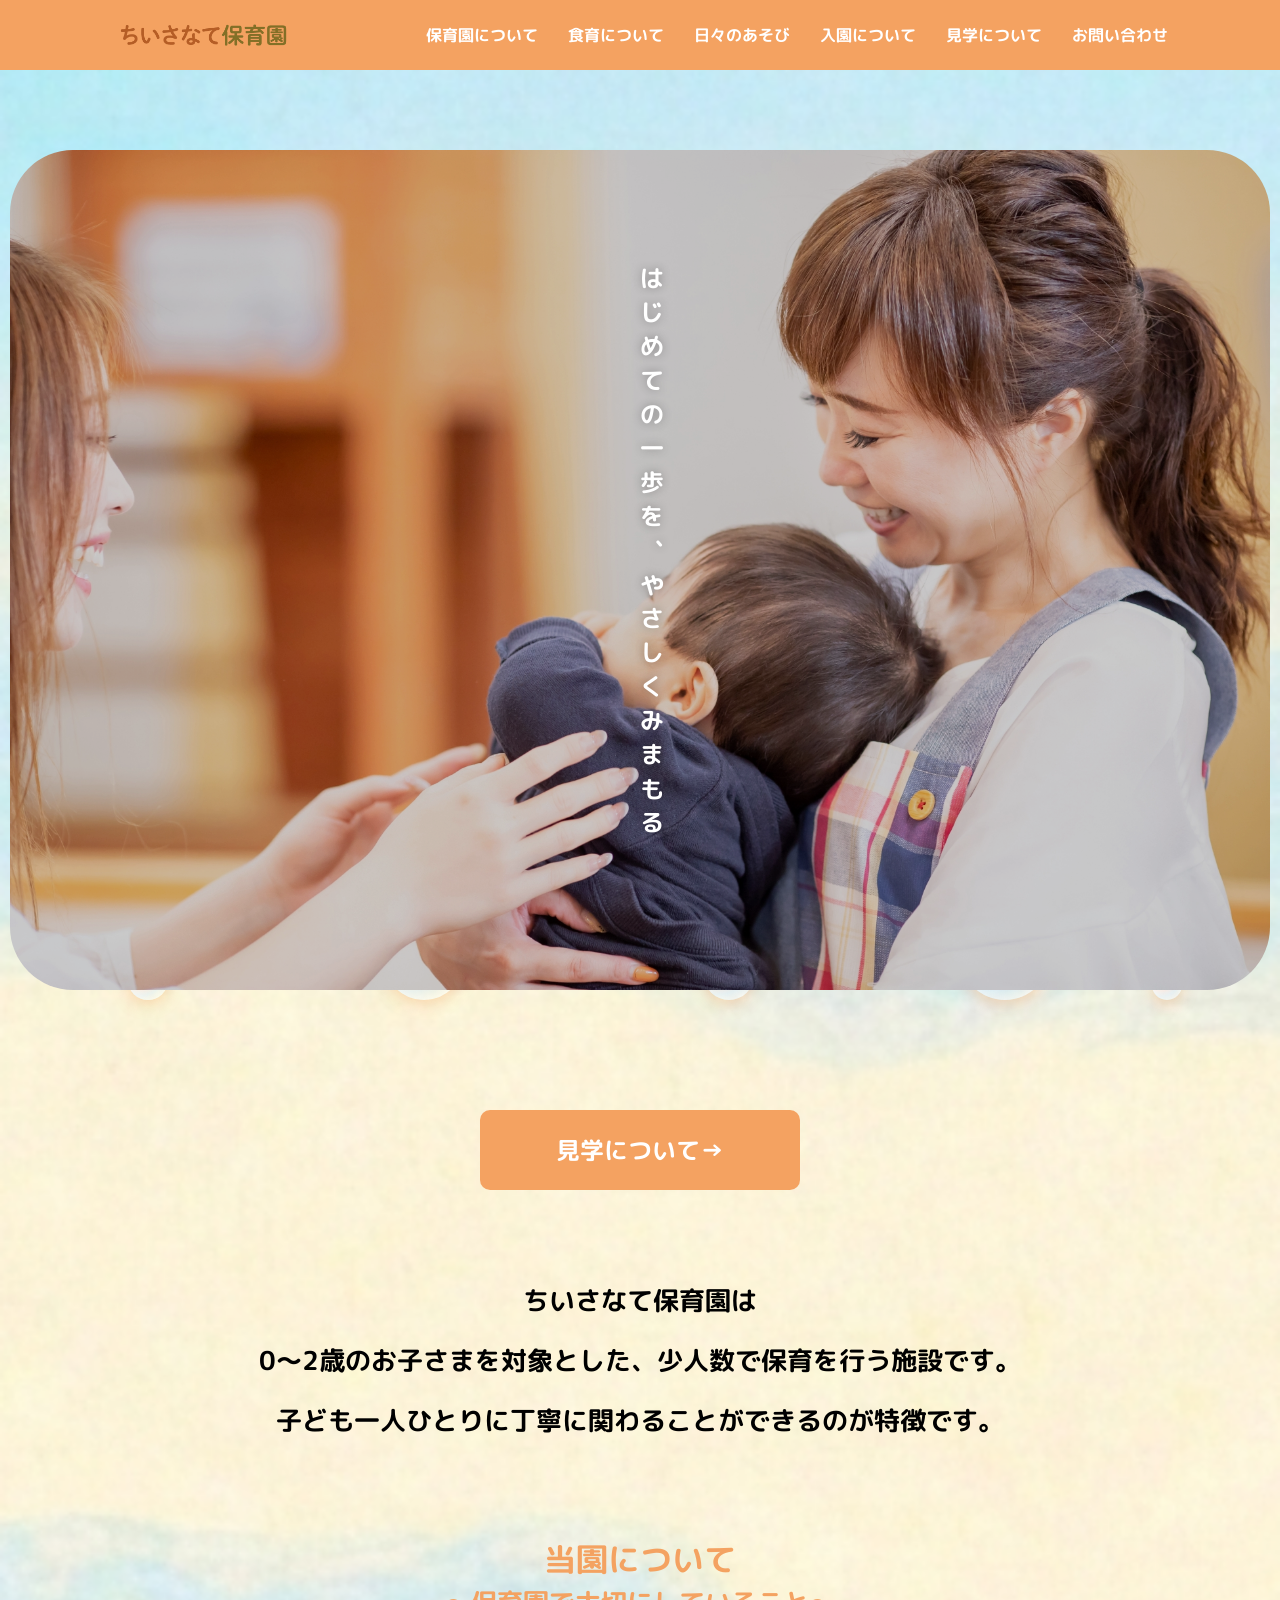
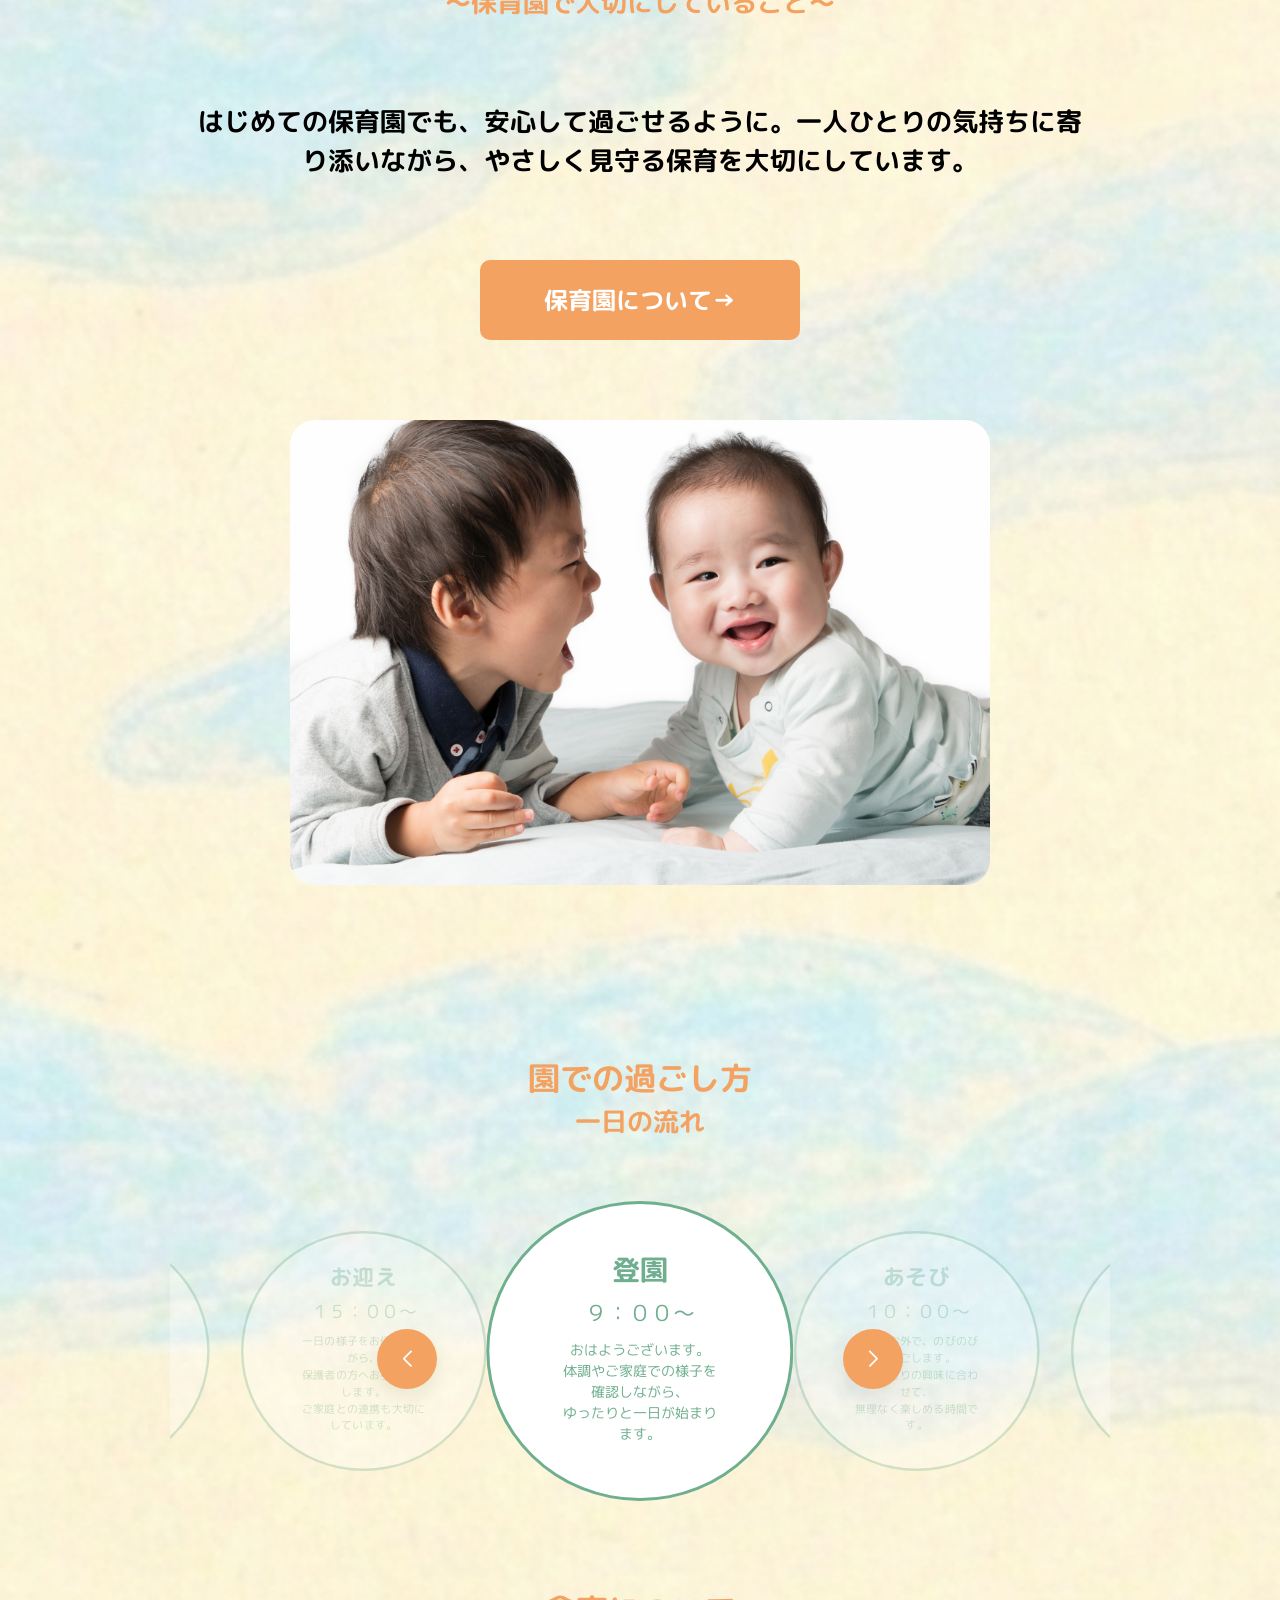
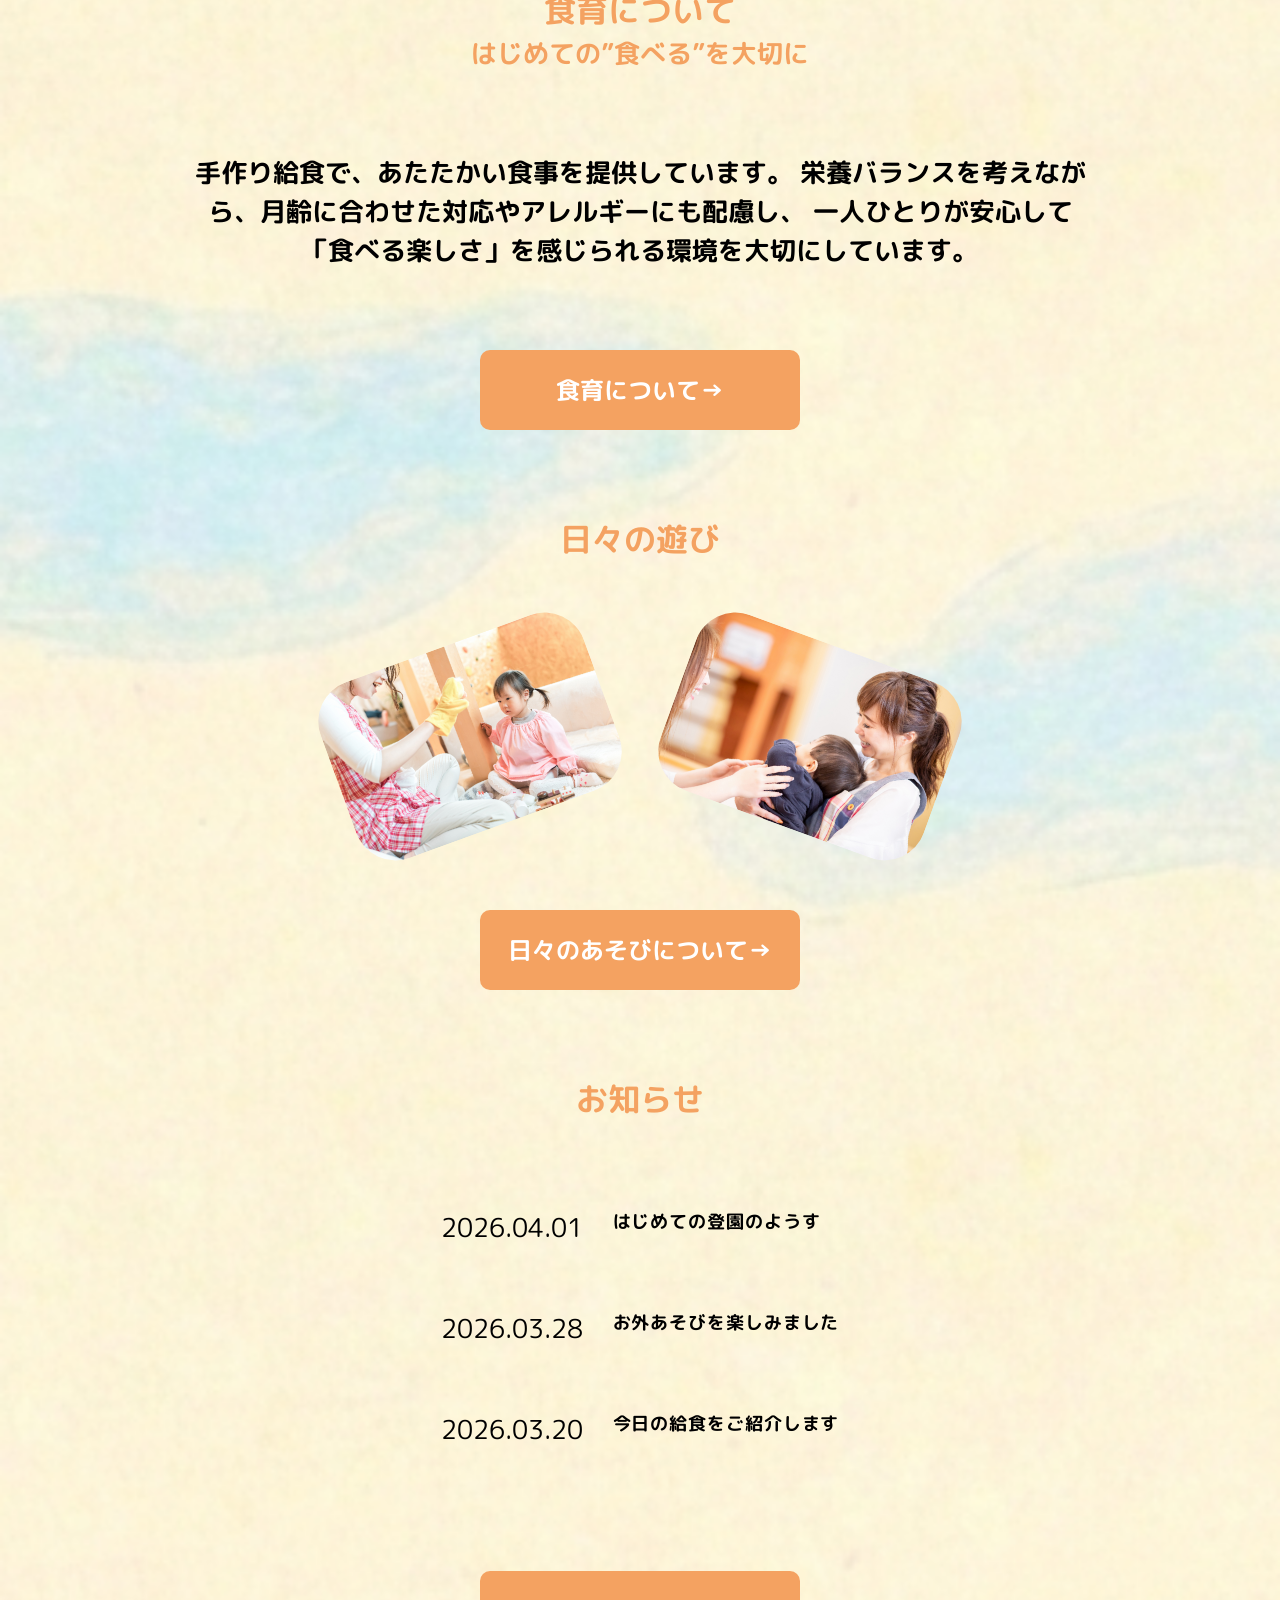
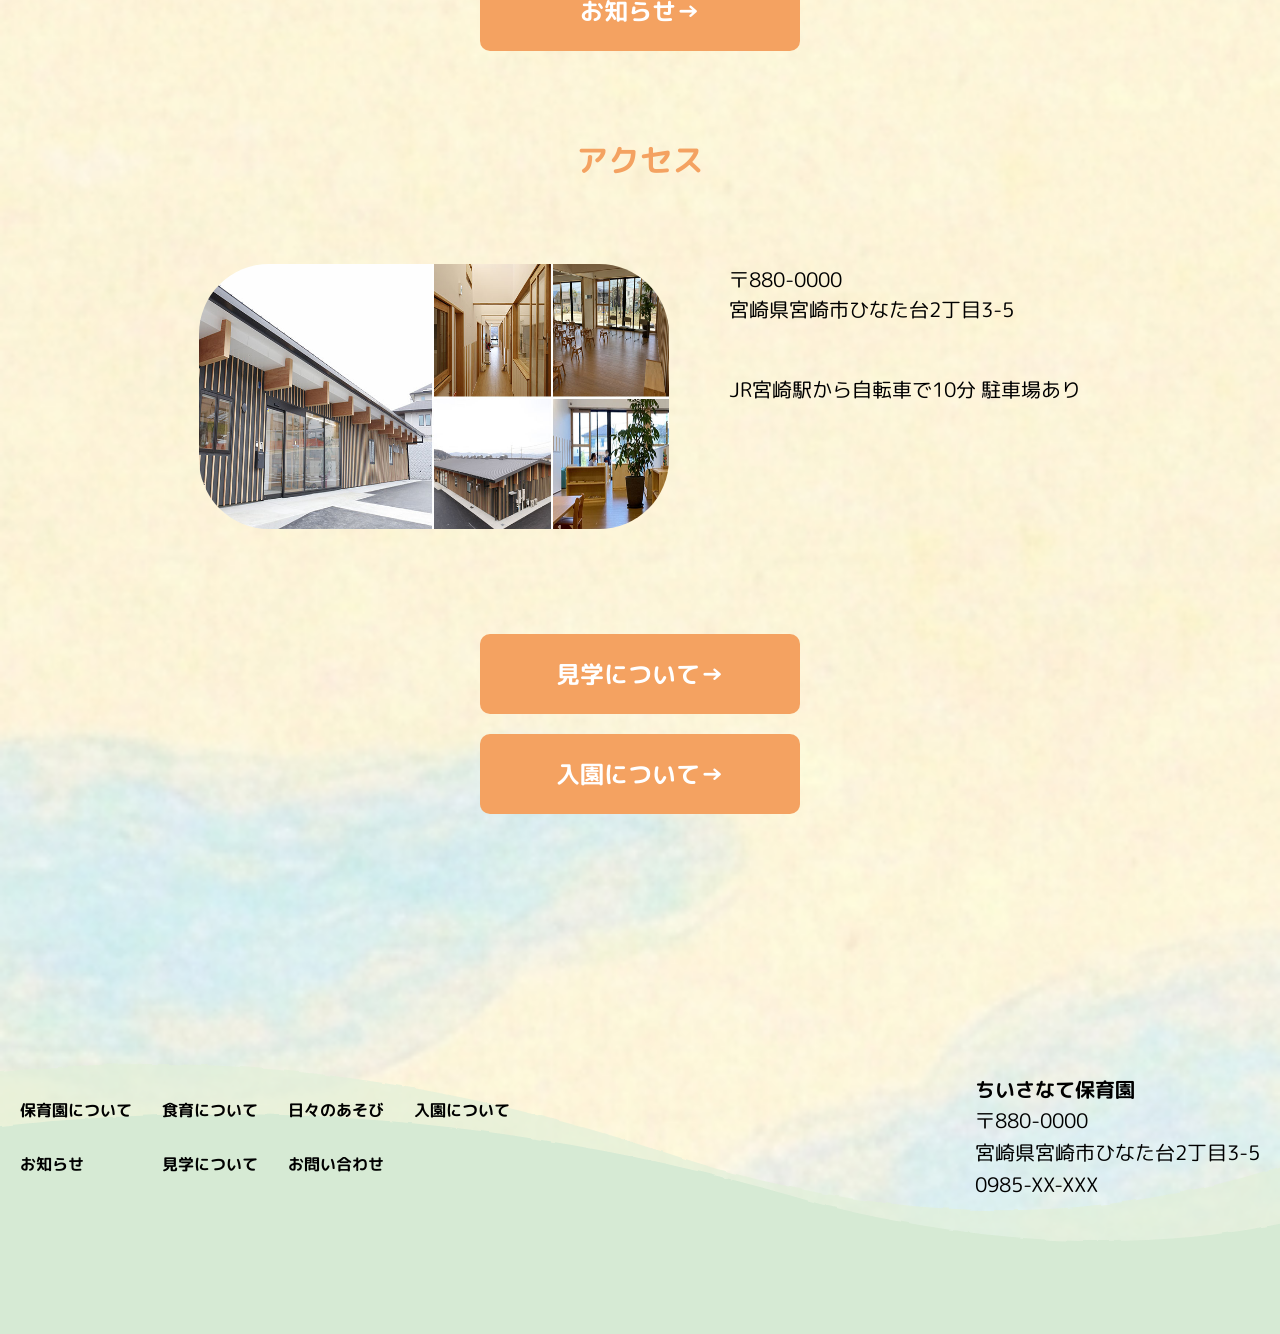
<file: index.html>
<!DOCTYPE html>
<html lang="en">

<head>
    <meta charset="UTF-8">
    <meta name="viewport" content="width=device-width, initial-scale=1.0">
    <link rel="stylesheet" href="./scss/reset.css">
    <link rel="stylesheet" href="./scss/main.css">
    <!-- <link rel="stylesheet" href="https://unpkg.com/ress/dist/ress.min.css"> -->
    <link rel="preconnect" href="https://fonts.googleapis.com">
    <link rel="preconnect" href="https://fonts.gstatic.com" crossorigin>
    <link href="https://fonts.googleapis.com/css2?family=M+PLUS+Rounded+1c&family=Playfair+Display:ital,wght@0,400..900;1,400..900&display=swap" rel="stylesheet">
    <!-- Swiper CSS -->
    <link rel="stylesheet" href="https://cdn.jsdelivr.net/npm/swiper@11/swiper-bundle.min.css" />
    <title>ちいさなて保育園</title>
</head>

<body>
    <header class="header">
        <nav class="header-inner">
            <h1 class="logo">
                <a href="./index.html"><img src="./img/logo.png" alt=""></a>
            </h1>
            <!-- ハンバーガー -->
            <button class="sp-btn" aria-label="メニューを開く">
                <span></span>
                <span></span>
                <span></span>
            </button>

            <ul class="navi sp-navi">
                <li><a href="./about.html">保育園について</a></li>
                <li><a href="./food.html">食育について</a></li>
                <li><a href="./play.html">日々のあそび</a></li>
                <li><a href="./entry.html">入園について</a></li>
                <li><a href="./info.html">見学について</a></li>
                <li><a href="./form.html">お問い合わせ</a></li>
            </ul>
        </nav>
    </header>

    <div class="wrapper">

        <section class="fv">
            <div class="swiper fv-swiper">
                <div class="swiper-wrapper">

                    <!-- slide 1 -->
                    <div class="swiper-slide">
                        <picture>
                            <source media="(max-width: 768px)" srcset="./img/4329466_m.jpg">
                            <source media="(min-width: 769px)" srcset="./img/4329466_m.jpg">
                            <img src="./img/4329466_m.jpg" alt="メインビジュアル1">
                        </picture>
                    </div>

                    <!-- slide 2 -->
                    <div class="swiper-slide">
                        <picture>
                            <source media="(max-width: 768px)" srcset="./img/31518091_m.jpg">
                            <source media="(min-width: 769px)" srcset="./img/31518091_m.jpg">
                            <img src="./img/31518091_m.jpg" alt="メインビジュアル2">
                        </picture>
                    </div>

                    <!-- slide 3 -->
                    <div class="swiper-slide">
                        <picture>
                            <source media="(max-width: 768px)" srcset="./img/3383396_m.jpg">
                            <source media="(min-width: 769px)" srcset="./img/3383396_m.jpg">
                            <img src="./img/3383396_m.jpg" alt="メインビジュアル3">
                        </picture>
                    </div>

                    <div class="fv-copy">
                        はじめての一歩を、やさしくみまもる
                    </div>

                </div>
            </div>
        </section>

        <main class="contents">
            <div class="bubbles">
                <div class="bubble"></div>
                <div class="bubble"></div>
                <div class="bubble"></div>
                <div class="bubble"></div>
                <div class="bubble"></div>
            </div>

            <div class="contents-intro">
                <a href="" class="btn">見学について→</a>
                <p class="contents-intro-text">ちいさなて保育園は<br>0〜2歳のお子さまを対象とした、少人数で保育を行う施設です。<br>子ども一人ひとりに丁寧に関わることができるのが特徴です。
                </p>
            </div>
            <div class="contents-detail">
                <div class="contents-detail-title">
                    <h2>当園について</h2>
                    <p class="contents-detail-title-sub">〜保育園で大切にしていること〜</p>
                </div>
                <p class="contents-text">はじめての保育園でも、安心して過ごせるように。一人ひとりの気持ちに寄り添いながら、やさしく見守る保育を大切にしています。</p>
                <a href="./about.html" class="btn">保育園について→</a>
                <div class="contents-detail-image">
                    <img src="./img/3383396_m.jpg" alt="">
                </div>
                <div class="contents-detail-title">
                    <h2>園での過ごし方</h2>
                    <p class="contents-detail-title-sub">一日の流れ</p>
                </div>
                <div class="swiper life-swiper">
                    <div class="swiper-wrapper">
                        <div class="swiper-slide">
                            <div class="life-card">
                                <h3>登園</h3>
                                <span>９：００〜</span>
                                <p>
                                    おはようございます。<br> 体調やご家庭での様子を確認しながら、
                                    <br> ゆったりと一日が始まります。
                                </p>
                            </div>
                        </div>

                        <div class="swiper-slide">
                            <div class="life-card">
                                <h3>あそび</h3>
                                <span>１０：００〜</span>
                                <p>
                                    室内やお外で、のびのびと過ごします。<br> 一人ひとりの興味に合わせて、
                                    <br> 無理なく楽しめる時間です。
                                </p>
                            </div>
                        </div>

                        <div class="swiper-slide">
                            <div class="life-card">
                                <h3>おひるごはん</h3>
                                <span>１１：３０〜</span>
                                <p>
                                    一人ひとりのペースに合わせて、<br> ゆっくりと食事を楽しみます。
                                    <br> 無理に食べさせることはありません。
                                </p>
                            </div>
                        </div>

                        <div class="swiper-slide">
                            <div class="life-card">
                                <h3>おひるね</h3>
                                <span>１２：３０〜</span>
                                <p>
                                    安心できる環境の中で、ぐっすりと<br> 休みます。生活リズムに合わせて
                                    <br> 無理なく対応します。
                                </p>
                            </div>
                        </div>

                        <div class="swiper-slide">
                            <div class="life-card">
                                <h3>お迎え</h3>
                                <span>１５：００〜</span>
                                <p>
                                    一日の様子をお伝えしながら、<br> 保護者の方へお引き渡しします。
                                    <br> ご家庭との連携も大切にしています。
                                </p>
                            </div>
                        </div>
                    </div>
                    <!-- ページネーション -->
                    <div class="swiper-pagination"></div>
                    <!-- 前後の矢印 -->
                    <div class="swiper-button-prev"></div>
                    <div class="swiper-button-next"></div>
                </div>
                <!--  -->
                <div class="contents-detail-title">
                    <h2>食育について</h2>
                    <p class="contents-detail-title-sub">はじめての”食べる”を大切に</p>
                </div>
                <p class="contents-text">手作り給食で、あたたかい食事を提供しています。 栄養バランスを考えながら、月齢に合わせた対応やアレルギーにも配慮し、 一人ひとりが安心して「食べる楽しさ」を感じられる環境を大切にしています。
                </p>
                <a href="./food.html" class="btn">食育について→</a>
                <!--  -->
                <div class="contents-detail-title">
                    <h2>日々の遊び</h2>
                </div>
                <div class="contents-detail-flex">
                    <img class="contents-detail-flex--rigth" src="./img/31518091_m.jpg" alt="">
                    <img class="contents-detail-flex--left" src="./img/4329466_m.jpg" alt="">
                </div>
                <a href="./play.html" class="btn">日々のあそびについて→</a>

                <div class="contents-detail-title">
                    <h2>お知らせ</h2>
                </div>
                <dl class="news-list">


                    <div class="news-list-box">
                        <dt>2026.04.01</dt>
                        <dd>
                            <a href="">
                                <p class="news-title"><a href="./news-single.html">はじめての登園のようす</a></p>
                            </a>
                        </dd>
                    </div>
                    <div class="news-list-box">
                        <dt>2026.03.28</dt>
                        <dd>
                            <a href="">
                                <p class="news-title"><a href="">お外あそびを楽しみました</a></p>
                            </a>
                        </dd>
                    </div>
                    <div class="news-list-box">
                        <dt>2026.03.20</dt>
                        <dd>
                            <a href="">
                                <p class="news-title"><a href="">今日の給食をご紹介します</a></p>
                            </a>
                        </dd>
                    </div>
                </dl>
                <a href="./news.html" class="btn">お知らせ→</a>
                <div class="contents-detail-title">
                    <h2>アクセス</h2>
                </div>
                <div class="contents-detail-flex">
                    <div class="contents-detail-flex-image"><img src="./img/pc_school_main_hills2.jpg" alt=""></div>
                    <dl class="contents-detail-flex-address">
                        <dt>〒880-0000</dt>
                        <dd> 宮崎県宮崎市ひなた台2丁目3-5 </dd>
                        <dd class="contents-detail-flex-text">JR宮崎駅から自転車で10分 駐車場あり</dd>
                    </dl>
                </div>
                <div class="contents-last">
                    <a href="./info.html" class="btn">見学について→</a>
                    <a href="./entry.html" class="btn">入園について→</a>
                </div>
            </div>
            <!-- /contents -->
    </div>
    </main>

    <footer class="footer">
        <div class="footer-hills">
            <svg class="hill-back" xmlns="http://www.w3.org/2000/svg" viewBox="0 0 1440 300">
                <defs><filter id="handdrawn"><feTurbulence type="fractalNoise" baseFrequency="0.04" numOctaves="3" result="noise"/><feDisplacementMap in="SourceGraphic" in2="noise" scale="3" xChannelSelector="R" yChannelSelector="G"/></filter></defs>
                <path d="M-100,300 L-100,50 Q300,-50 750,100 Q1200,250 1600,0 L1600,300 Z" fill="#E2F0D9" opacity="0.7" filter="url(#handdrawn)" />
            </svg>
            <svg class="hill-front" xmlns="http://www.w3.org/2000/svg" viewBox="0 0 1440 300">
                <defs><filter id="handdrawn"><feTurbulence type="fractalNoise" baseFrequency="0.04" numOctaves="3" result="noise"/><feDisplacementMap in="SourceGraphic" in2="noise" scale="3" xChannelSelector="R" yChannelSelector="G"/></filter></defs>
                <path d="M-100,300 L-100,100 Q400,0 900,150 Q1300,250 1600,80 L1600,300 Z" fill="#D6EAD4" filter="url(#handdrawn)" />
            </svg>
        </div>

        <div class="footer-inner">
            <ul class="navi-2">
                <li><a href="./about.html">保育園について</a></li>
                <li><a href="./food.html">食育について</a></li>
                <li><a href="./play.html">日々のあそび</a></li>
                <li><a href="./entry.html">入園について</a></li>
                <li><a href="./news.html">お知らせ</a></li>
                <li><a href="./info.html">見学について</a></li>
                <li><a href="./form.html">お問い合わせ</a></li>
            </ul>
            <div class="footer-info">
                <h3 class="logo">ちいさなて保育園</h3>
                <dl>
                    <dt>〒880-0000</dt>
                    <dd> 宮崎県宮崎市ひなた台2丁目3-5 </dd>
                    <dd>0985-XX-XXX</dd>
                </dl>
            </div>
        </div>
    </footer>

    <button id="topBtn" class="top-btn">TOP</button>
    </div>
    <!-- Swiper JS -->
    <script src="https://cdn.jsdelivr.net/npm/swiper@11/swiper-bundle.min.js"></script>
    <script src="./js/swiper.js"></script>
    <script src="./js/swiper-2.js"></script>
    <script src="./js/contets.js"></script>
    <script src="./js/humberger.js"></script>
    <script src="./js/top.js"></script>
</body>

</html>
</file>
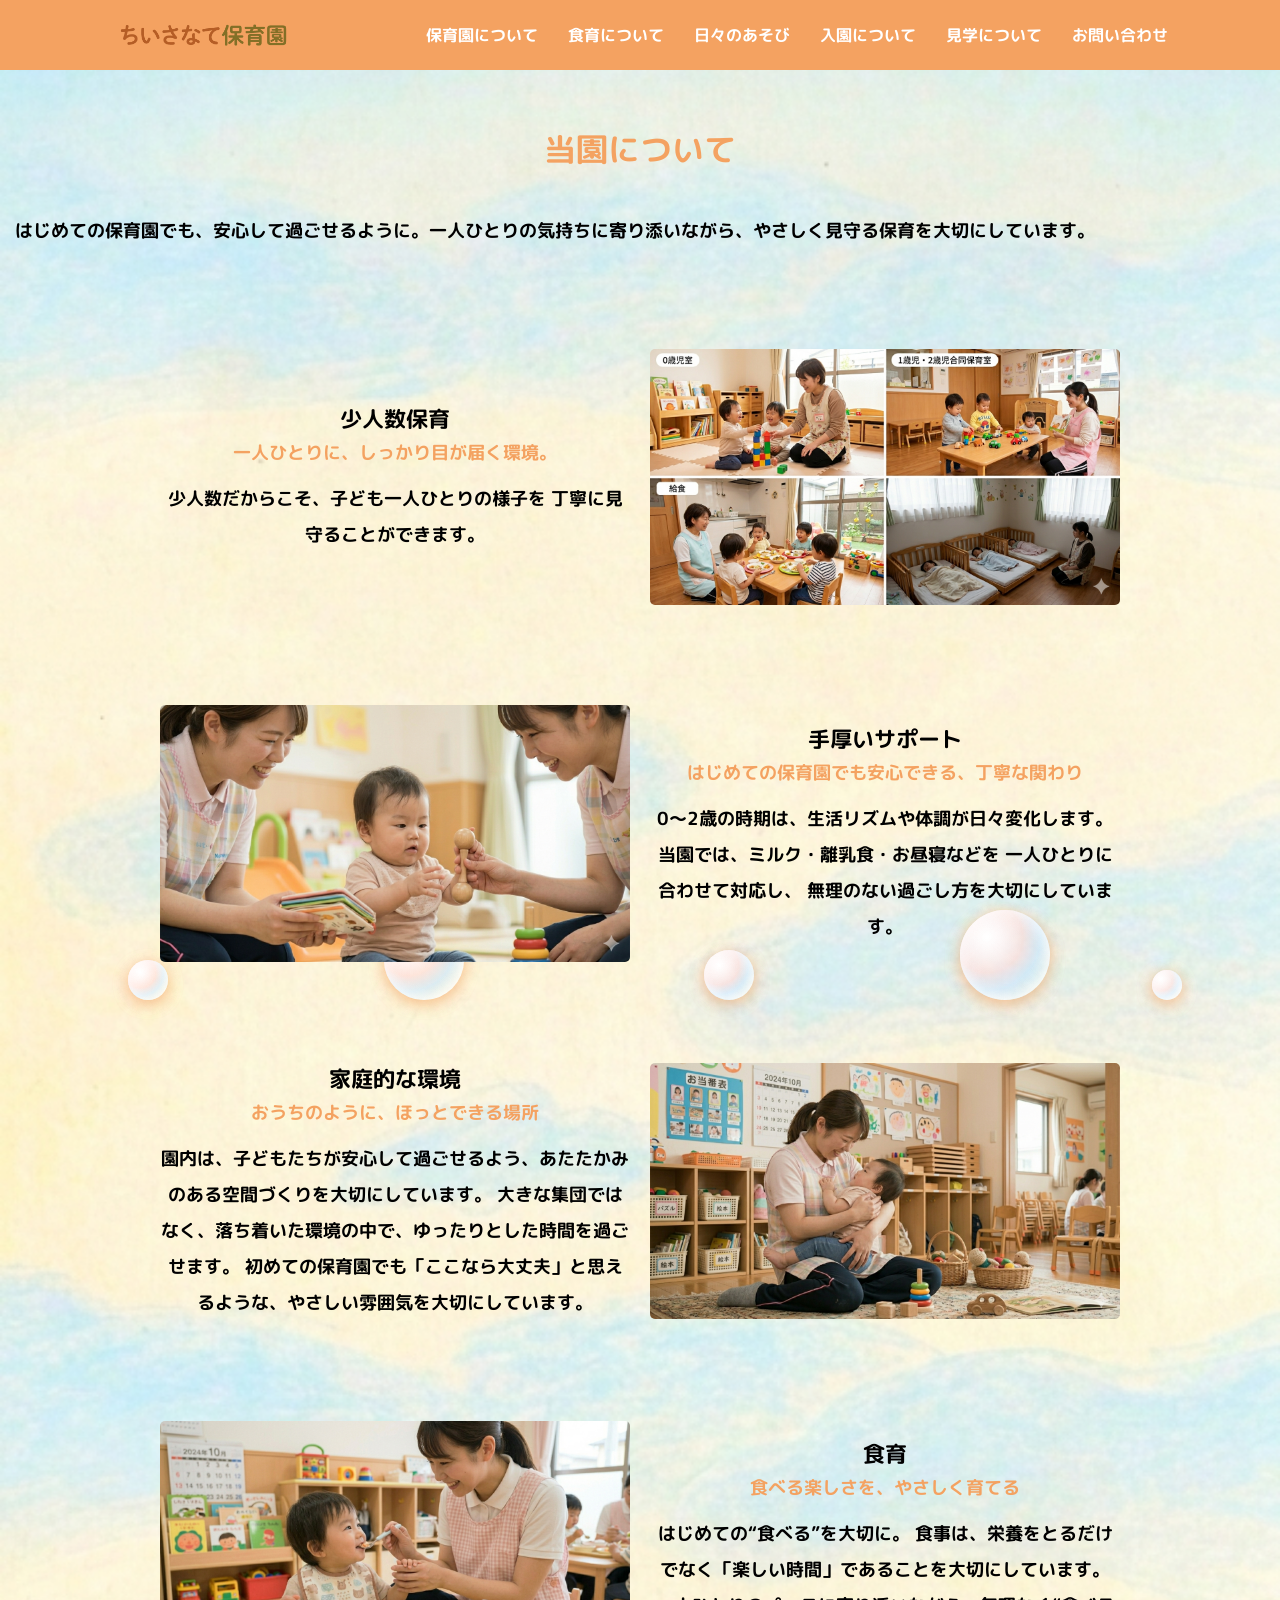
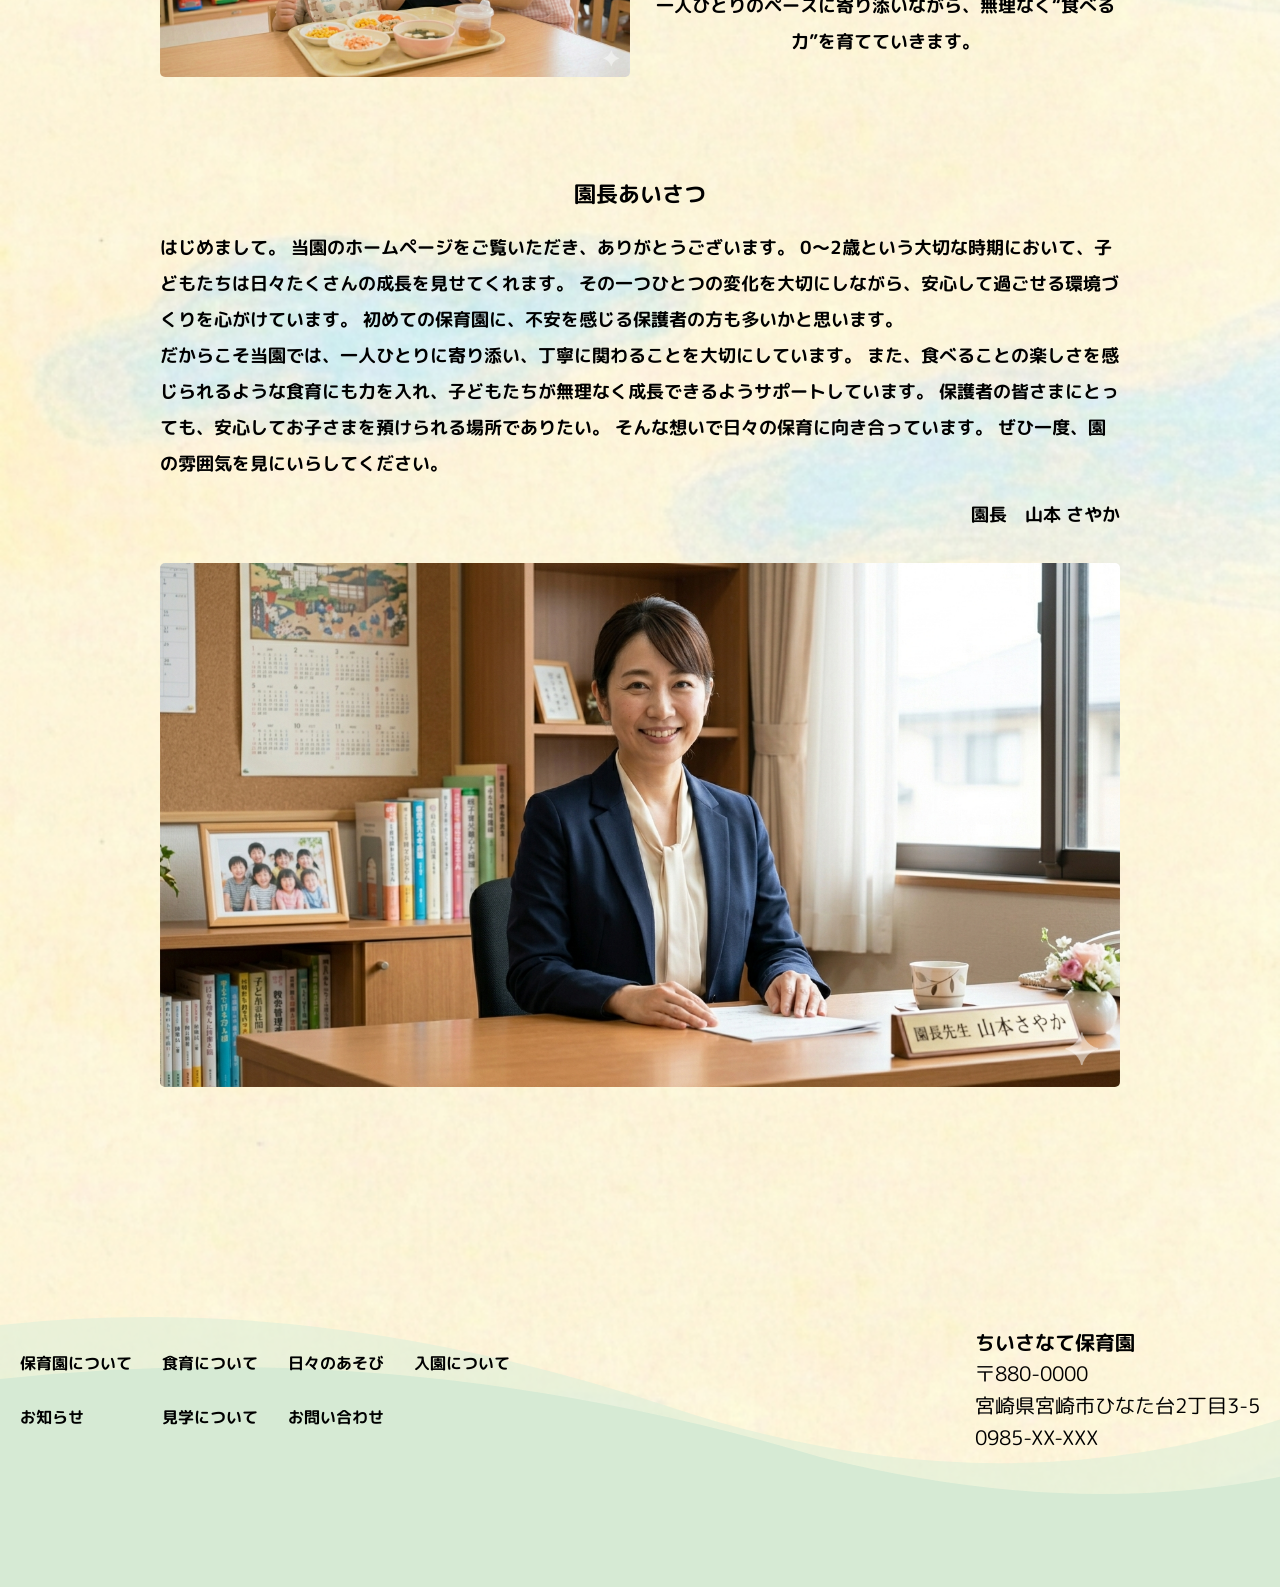
<file: about.html>
<!DOCTYPE html>
<html lang="ja">

<head>
    <meta charset="UTF-8">
    <meta name="viewport" content="width=device-width, initial-scale=1.0">
    <link rel="stylesheet" href="./scss/reset.css">
    <link rel="stylesheet" href="./scss/main.css">
    <link rel="preconnect" href="https://fonts.googleapis.com">
    <link rel="preconnect" href="https://fonts.gstatic.com" crossorigin>
    <link href="https://fonts.googleapis.com/css2?family=M+PLUS+Rounded+1c&family=Playfair+Display:ital,wght@0,400..900;1,400..900&display=swap" rel="stylesheet">
    <title>当園について｜ちいさなて保育園</title>
</head>

<body>
    <header class="header">
        <nav class="header-inner">
            <h1 class="logo">
                <a href="./index.html"><img src="./img/logo.png" alt=""></a>
            </h1>
            <!-- ハンバーガー -->
            <button class="sp-btn" aria-label="メニューを開く">
            <span></span>
            <span></span>
            <span></span>
        </button>

            <ul class="navi sp-navi">
                <li><a href="./about.html">保育園について</a></li>
                <li><a href="./food.html">食育について</a></li>
                <li><a href="./play.html">日々のあそび</a></li>
                <li><a href="./entry.html">入園について</a></li>
                <li><a href="/info.html">見学について</a></li>
                <li><a href="./form.html">お問い合わせ</a></li>
            </ul>
        </nav>
    </header>
    <main class="about">
        <div class="bubbles">
            <div class="bubble"></div>
            <div class="bubble"></div>
            <div class="bubble"></div>
            <div class="bubble"></div>
            <div class="bubble"></div>
        </div>
        <div class="bubbles">
            <div class="bubble"></div>
            <div class="bubble"></div>
            <div class="bubble"></div>
            <div class="bubble"></div>
            <div class="bubble"></div>
        </div>
        <section class="about-intro">
            <h2>当園について</h2>
            <p>はじめての保育園でも、安心して過ごせるように。一人ひとりの気持ちに寄り添いながら、やさしく見守る保育を大切にしています。</p>
        </section>
        <section class="about-block">
            <div class="about-text">
                <h3>少人数保育</h3>
                <p class="about-support-sub">
                    一人ひとりに、しっかり目が届く環境。
                </p>
                <p>少人数だからこそ、子ども一人ひとりの様子を 丁寧に見守ることができます。</p>
            </div>
            <div class="about-image">
                <img src="./img/image1.png" alt="少人数保育の様子">
            </div>
        </section>
        <section class="about-block reverse">

            <div class="about-text">
                <h3>手厚いサポート</h3>

                <p class="about-support-sub">
                    はじめての保育園でも安心できる、丁寧な関わり
                </p>

                <p>
                    0〜2歳の時期は、生活リズムや体調が日々変化します。 当園では、ミルク・離乳食・お昼寝などを 一人ひとりに合わせて対応し、 無理のない過ごし方を大切にしています。
                </p>
            </div>

            <div class="about-image">
                <img src="./img/image2.png" alt="保育士と子どもの様子">
            </div>
        </section>
        <section class="about-block">
            <div class="about-text">
                <h3>家庭的な環境</h3>
                <p class="about-support-sub">
                    おうちのように、ほっとできる場所
                </p>
                <p>園内は、子どもたちが安心して過ごせるよう、あたたかみのある空間づくりを大切にしています。 大きな集団ではなく、落ち着いた環境の中で、ゆったりとした時間を過ごせます。 初めての保育園でも「ここなら大丈夫」と思えるような、やさしい雰囲気を大切にしています。</p>
            </div>
            <div class="about-image">
                <img src="./img/image3.png" alt="保育士と子どもの様子">
            </div>
        </section>
        <section class="about-block reverse">
            <div class=" about-text ">
                <h3>食育</h3>
                <p class="about-support-sub ">
                    食べる楽しさを、やさしく育てる
                </p>
                <p>はじめての“食べる”を大切に。 食事は、栄養をとるだけでなく「楽しい時間」であることを大切にしています。 一人ひとりのペースに寄り添いながら、無理なく“食べる力”を育てていきます。</p>
            </div>
            <div class="about-image ">
                <img src="./img/image4.png " alt="保育士と子どもの様子 ">
            </div>
        </section>
        <section class="about-block">
            <div class="about-text">
                <h3 class="about-title">園長あいさつ</h3>
                <p class="about-status">
                    はじめまして。 当園のホームページをご覧いただき、ありがとうございます。 0〜2歳という大切な時期において、子どもたちは日々たくさんの成長を見せてくれます。 その一つひとつの変化を大切にしながら、安心して過ごせる環境づくりを心がけています。 初めての保育園に、不安を感じる保護者の方も多いかと思います。 <br>だからこそ当園では、一人ひとりに寄り添い、丁寧に関わることを大切にしています。 また、食べることの楽しさを感じられるような食育にも力を入れ、子どもたちが無理なく成長できるようサポートしています。
                    保護者の皆さまにとっても、安心してお子さまを預けられる場所でありたい。 そんな想いで日々の保育に向き合っています。 ぜひ一度、園の雰囲気を見にいらしてください。
                </p>
                <p class="about-name ">園長　山本 さやか</p>
            </div>
            <div class="about-image ">
                <img src="./img/image5.png " alt="保育士と子どもの様子 ">
            </div>
        </section>


    </main>
    <footer class="footer">
        <div class="footer-hills ">
            <svg class="hill-back " xmlns="http://www.w3.org/2000/svg " viewBox="0 0 1440 300 ">
                <defs><filter id="handdrawn "><feTurbulence type="fractalNoise " baseFrequency="0.04 " numOctaves="3 " result="noise "/><feDisplacementMap in="SourceGraphic " in2="noise " scale="3 " xChannelSelector="R " yChannelSelector="G "/></filter></defs>
                <path d="M-100,300 L-100,50 Q300,-50 750,100 Q1200,250 1600,0 L1600,300 Z " fill="#E2F0D9 " opacity="0.7 " filter="url(#handdrawn) " />
            </svg>
            <svg class="hill-front " xmlns="http://www.w3.org/2000/svg " viewBox="0 0 1440 300 ">
                <defs><filter id="handdrawn "><feTurbulence type="fractalNoise " baseFrequency="0.04 " numOctaves="3 " result="noise "/><feDisplacementMap in="SourceGraphic " in2="noise " scale="3 " xChannelSelector="R " yChannelSelector="G "/></filter></defs>
                <path d="M-100,300 L-100,100 Q400,0 900,150 Q1300,250 1600,80 L1600,300 Z " fill="#D6EAD4 " filter="url(#handdrawn) " />
            </svg>
        </div>

        <div class="footer-inner ">
            <ul class="navi-2">
                <li><a href="./about.html">保育園について</a></li>
                <li><a href="./food.html">食育について</a></li>
                <li><a href="./play.html">日々のあそび</a></li>
                <li><a href="./entry.html">入園について</a></li>
                <li><a href="">お知らせ</a></li>
                <li><a href="./info.html">見学について</a></li>
                <li><a href="./form.html">お問い合わせ</a></li>
            </ul>
            <div class="footer-info ">
                <h3 class="logo ">ちいさなて保育園</h3>
                <dl>
                    <dt>〒880-0000</dt>
                    <dd> 宮崎県宮崎市ひなた台2丁目3-5 </dd>
                    <dd>0985-XX-XXX</dd>
                </dl>
            </div>
        </div>
    </footer>
    <!-- Swiper JS -->
    <script src="https://cdn.jsdelivr.net/npm/swiper@11/swiper-bundle.min.js "></script>
    <script src="./js/humberger.js "></script>
</body>

</html>
</file>
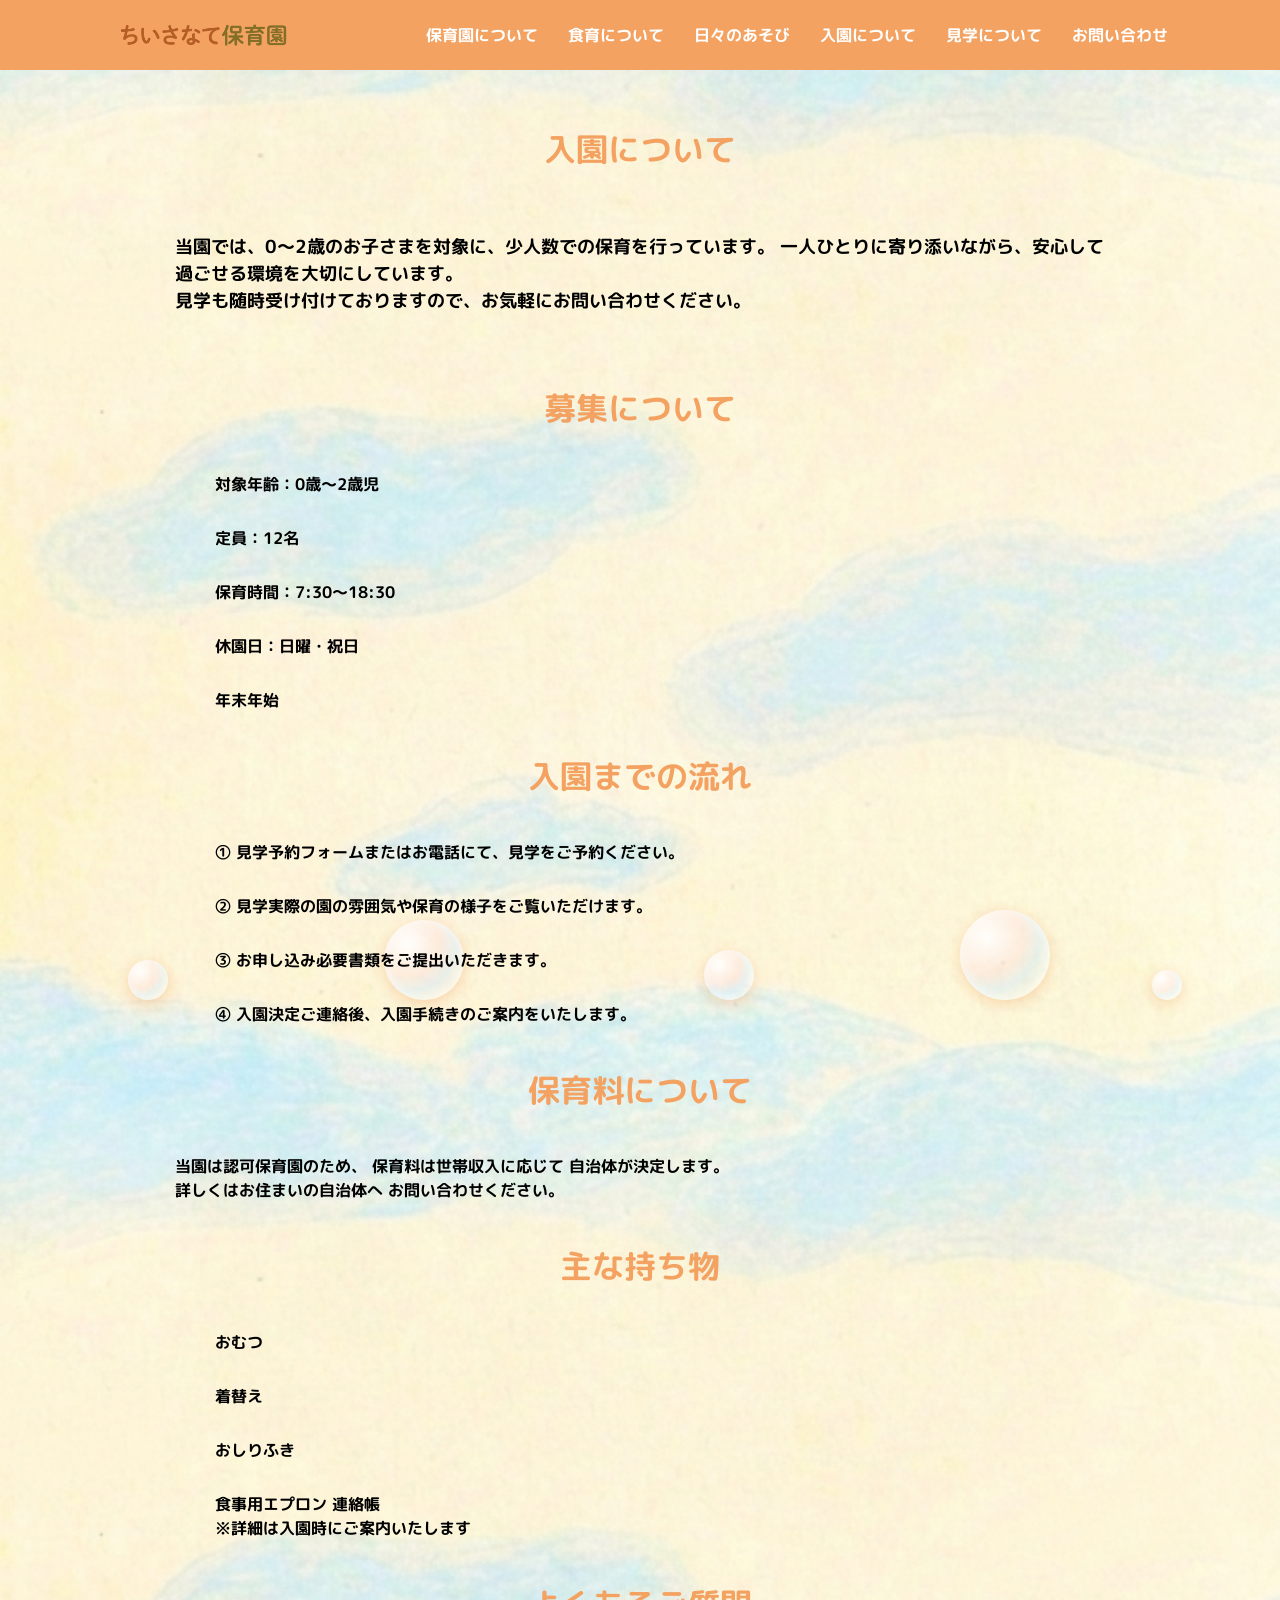
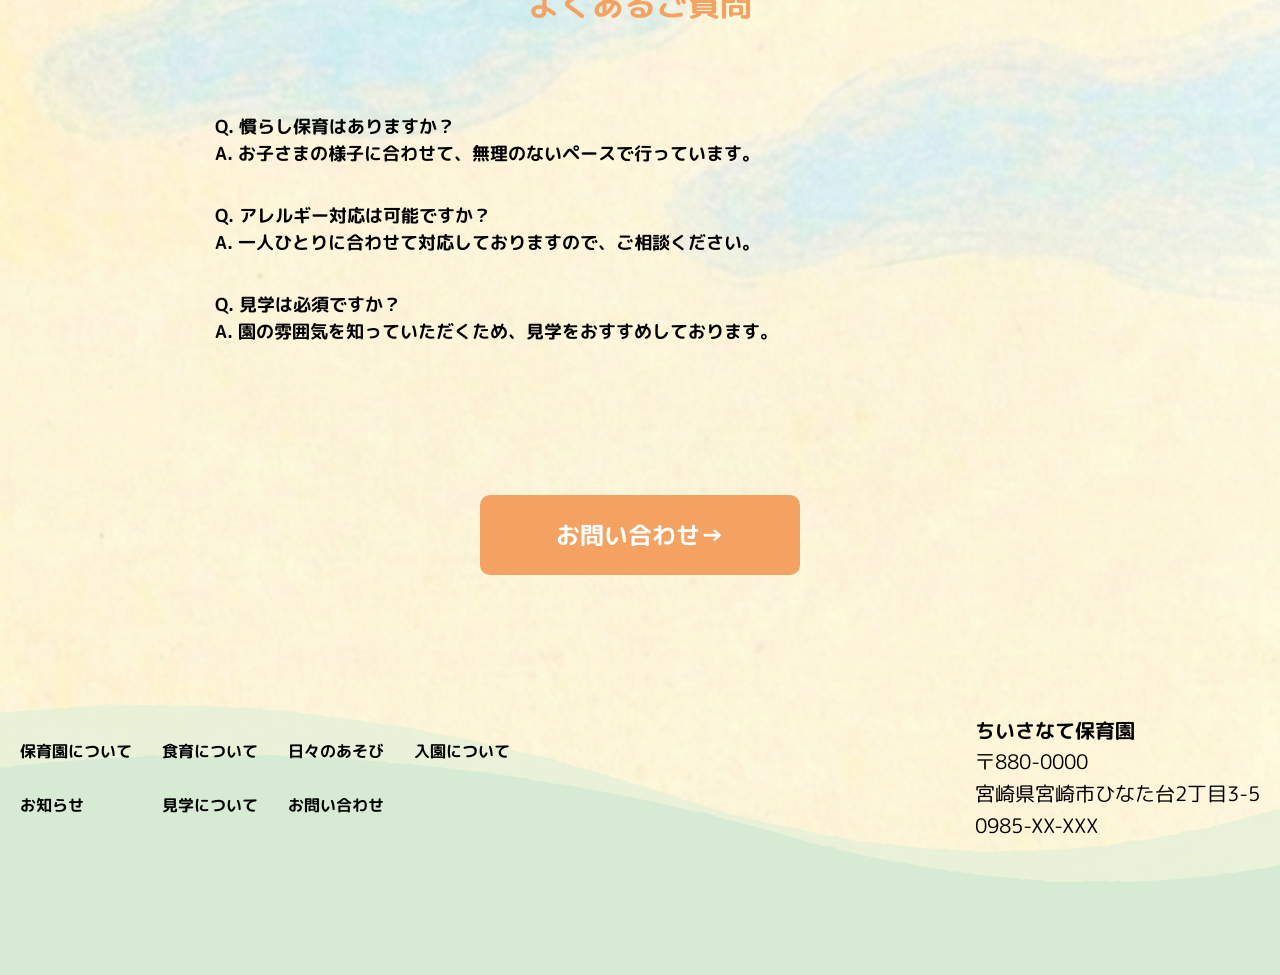
<file: entry.html>
<!DOCTYPE html>
<html lang="en">

<head>
    <meta charset="UTF-8">
    <meta name="viewport" content="width=device-width, initial-scale=1.0">
    <link rel="stylesheet" href="./scss/reset.css">
    <link rel="stylesheet" href="./scss/main.css">
    <link rel="preconnect" href="https://fonts.googleapis.com">
    <link rel="preconnect" href="https://fonts.gstatic.com" crossorigin>
    <link href="https://fonts.googleapis.com/css2?family=M+PLUS+Rounded+1c&family=Playfair+Display:ital,wght@0,400..900;1,400..900&display=swap" rel="stylesheet">
    <!-- Swiper CSS -->
    <link rel="stylesheet" href="https://cdn.jsdelivr.net/npm/swiper@11/swiper-bundle.min.css" />
    <title>入園について｜ちいさなて保育園</title>
</head>

<body>
    <header class="header">
        <nav class="header-inner">
            <h1 class="logo">
                <a href="./index.html"><img src="./img/logo.png" alt=""></a>
            </h1>
            <!-- ハンバーガー -->
            <button class="sp-btn" aria-label="メニューを開く">
                <span></span>
                <span></span>
                <span></span>
            </button>

            <ul class="navi sp-navi">
                <li><a href="./about.html">保育園について</a></li>
                <li><a href="./food.html">食育について</a></li>
                <li><a href="./play.html">日々のあそび</a></li>
                <li><a href="./entry.html">入園について</a></li>
                <li><a href="./info.html">見学について</a></li>
                <li><a href="./form.html">お問い合わせ</a></li>
            </ul>
        </nav>
    </header>
    <main class="entry">

        <div class="bubbles">
            <div class="bubble"></div>
            <div class="bubble"></div>
            <div class="bubble"></div>
            <div class="bubble"></div>
            <div class="bubble"></div>
        </div>
        <div class="entry-contents">
            <h2>入園について</h2>
            <p>当園では、0〜2歳のお子さまを対象に、少人数での保育を行っています。 一人ひとりに寄り添いながら、安心して過ごせる環境を大切にしています。
                <br>見学も随時受け付けておりますので、お気軽にお問い合わせください。</p>
            <div class="entry-detail">
                <h3>募集について</h3>
                <ul class="entry-list">
                    <li>対象年齢：0歳〜2歳児</li>
                    <li>定員：12名</li>
                    <li>保育時間：7:30〜18:30</li>
                    <li>休園日：日曜・祝日</li>
                    <li>年末年始</li>
                </ul>
                <div>
                    <h3>入園までの流れ</h3>
                    <ul class="entry-list">
                        <li>① 見学予約フォームまたはお電話にて、見学をご予約ください。</li>
                        <li>② 見学実際の園の雰囲気や保育の様子をご覧いただけます。</li>
                        <li>③ お申し込み必要書類をご提出いただきます。</li>
                        <li>④ 入園決定ご連絡後、入園手続きのご案内をいたします。</li>
                    </ul>
                </div>
                <div>
                    <h3>保育料について</h3>
                    <p>当園は認可保育園のため、 保育料は世帯収入に応じて 自治体が決定します。 <br>詳しくはお住まいの自治体へ お問い合わせください。</p>
                </div>
                <div>
                    <h3>主な持ち物</h3>
                    <ul class="entry-list">
                        <li>おむつ</li>
                        <li>着替え</li>
                        <li>おしりふき</li>
                        <li>食事用エプロン 連絡帳 </li>
                    </ul>
                    <p class="entry-text">※詳細は入園時にご案内いたします</p>
                </div>
                <div>
                    <h3>よくあるご質問</h3>
                    <dl>
                        <dt>Q. 慣らし保育はありますか？</dt>
                        <dd>A. お子さまの様子に合わせて、無理のないペースで行っています。</dd>

                        <dt>Q. アレルギー対応は可能ですか？</dt>
                        <dd>A. 一人ひとりに合わせて対応しておりますので、ご相談ください。</dd>

                        <dt>Q. 見学は必須ですか？</dt>
                        <dd>A. 園の雰囲気を知っていただくため、見学をおすすめしております。</dd>
                    </dl>
                </div>
            </div>
            <div class="entry-center"><a href="./form.html" class="btn">お問い合わせ→</a></div>
        </div>
    </main>
    <footer class="footer">
        <div class="footer-hills">
            <svg class="hill-back" xmlns="http://www.w3.org/2000/svg" viewBox="0 0 1440 300">
                <defs><filter id="handdrawn"><feTurbulence type="fractalNoise" baseFrequency="0.04" numOctaves="3" result="noise"/><feDisplacementMap in="SourceGraphic" in2="noise" scale="3" xChannelSelector="R" yChannelSelector="G"/></filter></defs>
                <path d="M-100,300 L-100,50 Q300,-50 750,100 Q1200,250 1600,0 L1600,300 Z" fill="#E2F0D9" opacity="0.7" filter="url(#handdrawn)" />
            </svg>
            <svg class="hill-front" xmlns="http://www.w3.org/2000/svg" viewBox="0 0 1440 300">
                <defs><filter id="handdrawn"><feTurbulence type="fractalNoise" baseFrequency="0.04" numOctaves="3" result="noise"/><feDisplacementMap in="SourceGraphic" in2="noise" scale="3" xChannelSelector="R" yChannelSelector="G"/></filter></defs>
                <path d="M-100,300 L-100,100 Q400,0 900,150 Q1300,250 1600,80 L1600,300 Z" fill="#D6EAD4" filter="url(#handdrawn)" />
            </svg>
        </div>

        <div class="footer-inner">
            <ul class="navi-2">
                <li><a href="./about.html">保育園について</a></li>
                <li><a href="./food.html">食育について</a></li>
                <li><a href="./play.html">日々のあそび</a></li>
                <li><a href="./entry.html">入園について</a></li>
                <li><a href="">お知らせ</a></li>
                <li><a href="">見学について</a></li>
                <li><a href="">お問い合わせ</a></li>
            </ul>
            <div class="footer-info">
                <h3 class="logo">ちいさなて保育園</h3>
                <dl>
                    <dt>〒880-0000</dt>
                    <dd> 宮崎県宮崎市ひなた台2丁目3-5 </dd>
                    <dd>0985-XX-XXX</dd>
                </dl>
            </div>
        </div>
    </footer>

    <!-- Swiper JS -->
    <script src="https://cdn.jsdelivr.net/npm/swiper@11/swiper-bundle.min.js"></script>
    <script src="./js/swiper.js"></script>
    <script src="./js/swiper-2.js"></script>
    <script src="./js/contets.js"></script>
    <script src="./js/humberger.js"></script>
    <script src="./js/top.js"></script>
</body>

</html>
</file>
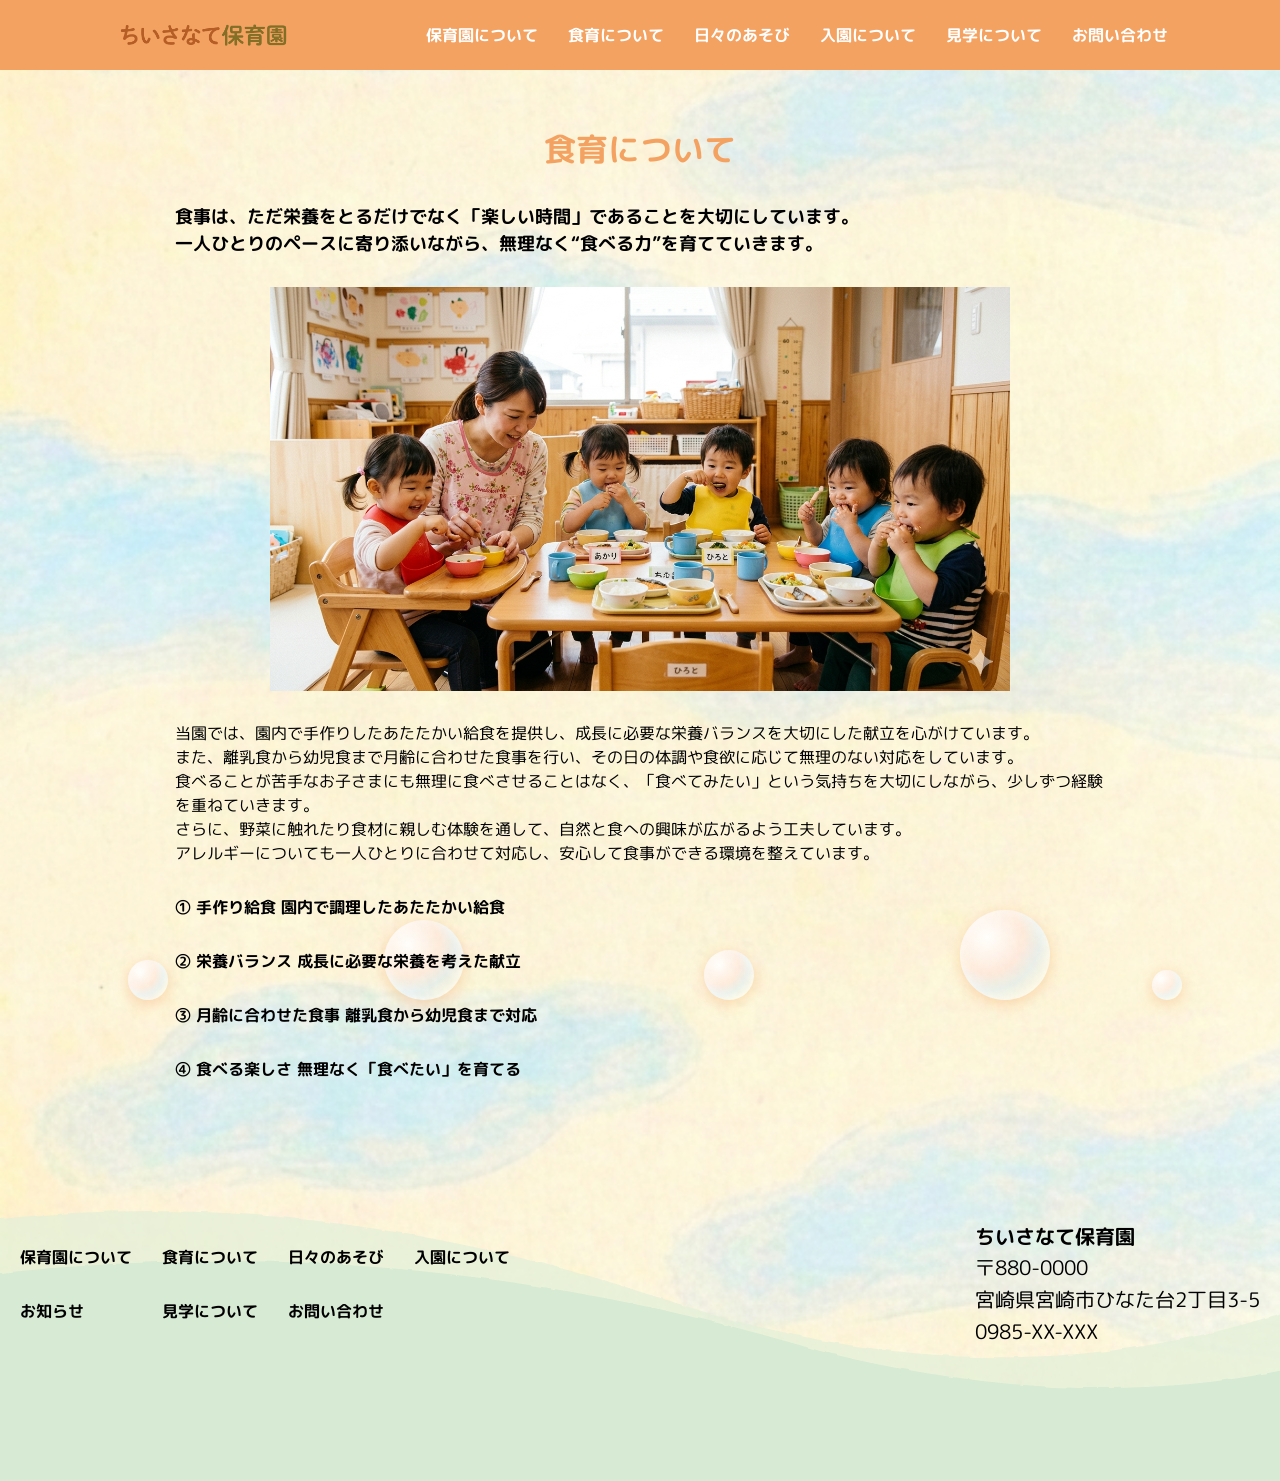
<file: food.html>
<!DOCTYPE html>
<html lang="en">

<head>
    <meta charset="UTF-8">
    <meta name="viewport" content="width=device-width, initial-scale=1.0">
    <link rel="stylesheet" href="./scss/reset.css">
    <link rel="stylesheet" href="./scss/main.css">
    <link rel="preconnect" href="https://fonts.googleapis.com">
    <link rel="preconnect" href="https://fonts.gstatic.com" crossorigin>
    <link href="https://fonts.googleapis.com/css2?family=M+PLUS+Rounded+1c&family=Playfair+Display:ital,wght@0,400..900;1,400..900&display=swap" rel="stylesheet">
    <!-- Swiper CSS -->
    <link rel="stylesheet" href="https://cdn.jsdelivr.net/npm/swiper@11/swiper-bundle.min.css" />
    <title>食育について｜ちいさなて保育園</title>
</head>

<body>
    <header class="header">
        <nav class="header-inner">
            <h1 class="logo">
                <a href="./index.html"><img src="./img/logo.png" alt=""></a>
            </h1>
            <!-- ハンバーガー -->
            <button class="sp-btn" aria-label="メニューを開く">
                <span></span>
                <span></span>
                <span></span>
            </button>

            <ul class="navi sp-navi">
                <li><a href="./about.html">保育園について</a></li>
                <li><a href="./food.html">食育について</a></li>
                <li><a href="./play.html">日々のあそび</a></li>
                <li><a href="./entry.html">入園について</a></li>
                <li><a href="">見学について</a></li>
                <li><a href="">お問い合わせ</a></li>
            </ul>
        </nav>
    </header>
    <main class="food">
        <div class="bubbles">
            <div class="bubble"></div>
            <div class="bubble"></div>
            <div class="bubble"></div>
            <div class="bubble"></div>
            <div class="bubble"></div>
        </div>
        <div class="food-contents">
            <h2>食育について</h2>
            <p>食事は、ただ栄養をとるだけでなく「楽しい時間」であることを大切にしています。
                <br> 一人ひとりのペースに寄り添いながら、無理なく“食べる力”を育てていきます。</p>
            <div class="food-image">
                <img src="./img/food.png" alt="">
            </div>
            <div class="food-detail">
                <p>当園では、園内で手作りしたあたたかい給食を提供し、成長に必要な栄養バランスを大切にした献立を心がけています。
                    <br>また、離乳食から幼児食まで月齢に合わせた食事を行い、その日の体調や食欲に応じて無理のない対応をしています。
                    <br>食べることが苦手なお子さまにも無理に食べさせることはなく、「食べてみたい」という気持ちを大切にしながら、少しずつ経験を重ねていきます。
                    <br>さらに、野菜に触れたり食材に親しむ体験を通して、自然と食への興味が広がるよう工夫しています。
                    <br>アレルギーについても一人ひとりに合わせて対応し、安心して食事ができる環境を整えています。</p>
                <ul>
                    <li>① 手作り給食 園内で調理したあたたかい給食</li>
                    <li>② 栄養バランス 成長に必要な栄養を考えた献立</li>
                    <li>③ 月齢に合わせた食事 離乳食から幼児食まで対応</li>
                    <li>④ 食べる楽しさ 無理なく「食べたい」を育てる</li>
                </ul>
            </div>
        </div>
    </main>
    <footer class="footer">
        <div class="footer-hills">
            <svg class="hill-back" xmlns="http://www.w3.org/2000/svg" viewBox="0 0 1440 300">
                <defs><filter id="handdrawn"><feTurbulence type="fractalNoise" baseFrequency="0.04" numOctaves="3" result="noise"/><feDisplacementMap in="SourceGraphic" in2="noise" scale="3" xChannelSelector="R" yChannelSelector="G"/></filter></defs>
                <path d="M-100,300 L-100,50 Q300,-50 750,100 Q1200,250 1600,0 L1600,300 Z" fill="#E2F0D9" opacity="0.7" filter="url(#handdrawn)" />
            </svg>
            <svg class="hill-front" xmlns="http://www.w3.org/2000/svg" viewBox="0 0 1440 300">
                <defs><filter id="handdrawn"><feTurbulence type="fractalNoise" baseFrequency="0.04" numOctaves="3" result="noise"/><feDisplacementMap in="SourceGraphic" in2="noise" scale="3" xChannelSelector="R" yChannelSelector="G"/></filter></defs>
                <path d="M-100,300 L-100,100 Q400,0 900,150 Q1300,250 1600,80 L1600,300 Z" fill="#D6EAD4" filter="url(#handdrawn)" />
            </svg>
        </div>

        <div class="footer-inner">
            <ul class="navi-2">
                <li><a href="./about.html">保育園について</a></li>
                <li><a href="./food.html">食育について</a></li>
                <li><a href="./play.html">日々のあそび</a></li>
                <li><a href="./entry.html">入園について</a></li>
                <li><a href="">お知らせ</a></li>
                <li><a href="">見学について</a></li>
                <li><a href="">お問い合わせ</a></li>
            </ul>
            <div class="footer-info">
                <h3 class="logo">ちいさなて保育園</h3>
                <dl>
                    <dt>〒880-0000</dt>
                    <dd> 宮崎県宮崎市ひなた台2丁目3-5 </dd>
                    <dd>0985-XX-XXX</dd>
                </dl>
            </div>
        </div>
    </footer>

    <!-- Swiper JS -->
    <script src="https://cdn.jsdelivr.net/npm/swiper@11/swiper-bundle.min.js"></script>
    <script src="./js/swiper.js"></script>
    <script src="./js/swiper-2.js"></script>
    <script src="./js/contets.js"></script>
    <script src="./js/humberger.js"></script>
    <script src="./js/top.js"></script>
</body>

</html>
</file>
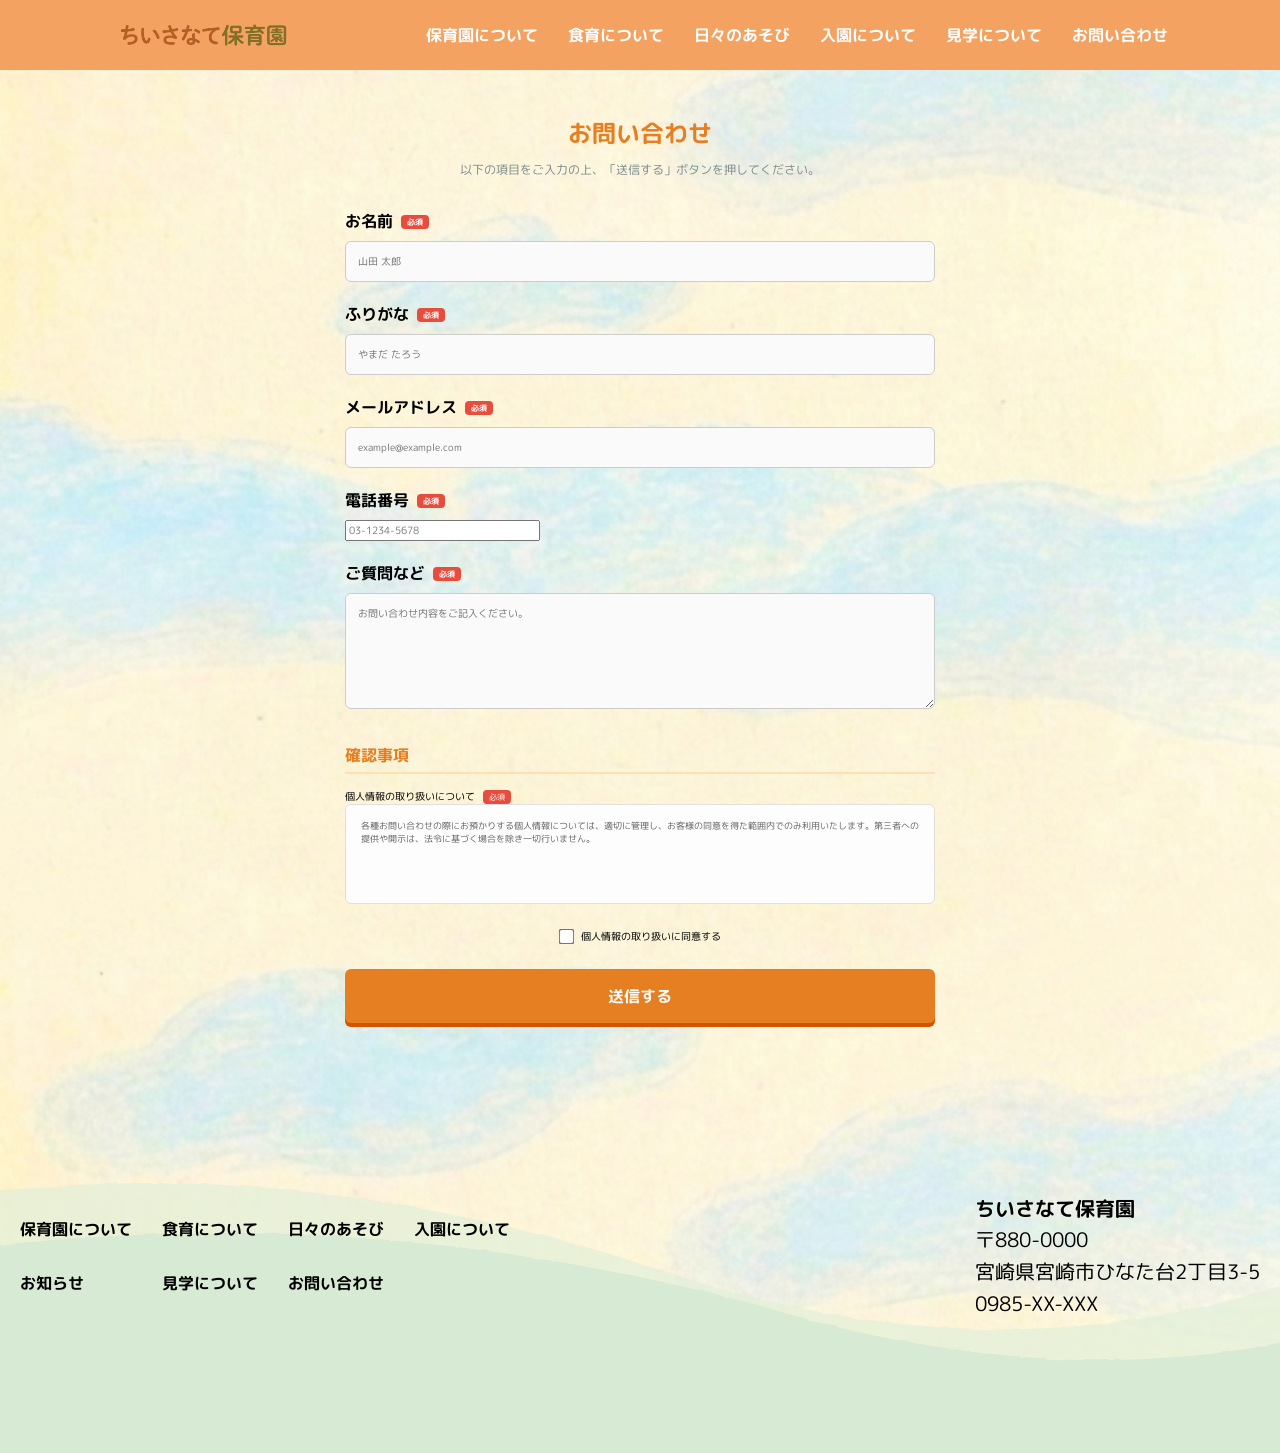
<file: form.html>
<!DOCTYPE html>
<html lang="ja">

<head>
    <meta charset="UTF-8">
    <meta name="viewport" content="width=device-width, initial-scale=1.0">
    <link rel="stylesheet" href="./scss/reset.css">
    <link rel="stylesheet" href="./scss/main.css">
    <link rel="preconnect" href="https://fonts.googleapis.com">
    <link rel="preconnect" href="https://fonts.gstatic.com" crossorigin>
    <link href="https://fonts.googleapis.com/css2?family=M+PLUS+Rounded+1c&family=Playfair+Display:ital,wght@0,400..900;1,400..900&display=swap" rel="stylesheet">
    <!-- Swiper CSS -->
    <link rel="stylesheet" href="https://cdn.jsdelivr.net/npm/swiper@11/swiper-bundle.min.css" />
    <title>お問い合わせフォーム</title>
</head>

<body>

    <header class="header">
        <nav class="header-inner">
            <h1 class="logo">
                <a href="./index.html"><img src="./img/logo.png" alt=""></a>
            </h1>
            <!-- ハンバーガー -->
            <button class="sp-btn" aria-label="メニューを開く">
            <span></span>
            <span></span>
            <span></span>
        </button>

            <ul class="navi sp-navi">
                <li><a href="./about.html">保育園について</a></li>
                <li><a href="./food.html">食育について</a></li>
                <li><a href="./play.html">日々のあそび</a></li>
                <li><a href="./entry.html">入園について</a></li>
                <li><a href="./info.html">見学について</a></li>
                <li><a href="./form.html">お問い合わせ</a></li>
            </ul>
        </nav>
    </header>
    <div class="form-container">
        <h2>お問い合わせ</h2>
        <p class="form-lead">以下の項目をご入力の上、「送信する」ボタンを押してください。</p>

        <form action="#" method="POST">

            <div class="form-group">
                <label for="name">お名前<span class="badge-required">必須</span></label>
                <input type="text" id="name" name="name" placeholder="山田 太郎" required>
            </div>

            <div class="form-group">
                <label for="reading">ふりがな<span class="badge-required">必須</span></label>
                <input type="text" id="reading" name="reading" placeholder="やまだ たろう" required>
            </div>

            <div class="form-group">
                <label for="email">メールアドレス<span class="badge-required">必須</span></label>
                <input type="email" id="email" name="email" placeholder="example@example.com" required>
            </div>

            <div class="form-group">
                <label for="tel">電話番号<span class="badge-required">必須</span></label>
                <input type="tel" id="tel" name="tel" placeholder="03-1234-5678" required>
            </div>

            <div class="form-group">
                <label for="message">ご質問など<span class="badge-required">必須</span></label>
                <textarea id="message" name="message" rows="6" placeholder="お問い合わせ内容をご記入ください。" required></textarea>
            </div>


            <div class="form-section-title">確認事項</div>

            <label>個人情報の取り扱いについて<span class="badge-required">必須</span></label>
            <div class="privacy-policy">
                各種お問い合わせの際にお預かりする個人情報については、適切に管理し、お客様の同意を得た範囲内でのみ利用いたします。第三者への提供や開示は、法令に基づく場合を除き一切行いません。
            </div>

            <div class="agreement-box">
                <label class="checkbox-label">
                <input type="checkbox" name="privacy_agreement" value="同意する" required>
                個人情報の取り扱いに同意する
            </label>
            </div>

            <button type="submit" class="btn-submit">送信する</button>

        </form>
    </div>
    <footer class="footer">
        <div class="footer-hills">
            <svg class="hill-back" xmlns="http://www.w3.org/2000/svg" viewBox="0 0 1440 300">
              <defs><filter id="handdrawn"><feTurbulence type="fractalNoise" baseFrequency="0.04" numOctaves="3" result="noise"/><feDisplacementMap in="SourceGraphic" in2="noise" scale="3" xChannelSelector="R" yChannelSelector="G"/></filter></defs>
              <path d="M-100,300 L-100,50 Q300,-50 750,100 Q1200,250 1600,0 L1600,300 Z" fill="#E2F0D9" opacity="0.7" filter="url(#handdrawn)" />
          </svg>
            <svg class="hill-front" xmlns="http://www.w3.org/2000/svg" viewBox="0 0 1440 300">
              <defs><filter id="handdrawn"><feTurbulence type="fractalNoise" baseFrequency="0.04" numOctaves="3" result="noise"/><feDisplacementMap in="SourceGraphic" in2="noise" scale="3" xChannelSelector="R" yChannelSelector="G"/></filter></defs>
              <path d="M-100,300 L-100,100 Q400,0 900,150 Q1300,250 1600,80 L1600,300 Z" fill="#D6EAD4" filter="url(#handdrawn)" />
          </svg>
        </div>

        <div class="footer-inner">
            <ul class="navi-2">
                <li><a href="./about.html">保育園について</a></li>
                <li><a href="./food.html">食育について</a></li>
                <li><a href="./play.html">日々のあそび</a></li>
                <li><a href="./entry.html">入園について</a></li>
                <li><a href="">お知らせ</a></li>
                <li><a href="./info.html">見学について</a></li>
                <li><a href="">お問い合わせ</a></li>
            </ul>
            <div class="footer-info">
                <h3 class="logo">ちいさなて保育園</h3>
                <dl>
                    <dt>〒880-0000</dt>
                    <dd> 宮崎県宮崎市ひなた台2丁目3-5 </dd>
                    <dd>0985-XX-XXX</dd>
                </dl>
            </div>
        </div>
    </footer>
    <script src="https://cdn.jsdelivr.net/npm/swiper@11/swiper-bundle.min.js"></script>
    <script src="./js/swiper.js"></script>
    <script src="./js/swiper-2.js"></script>
    <script src="./js/contets.js"></script>
    <script src="./js/humberger.js"></script>
    <script src="./js/top.js"></script>
</body>

</html>
</file>
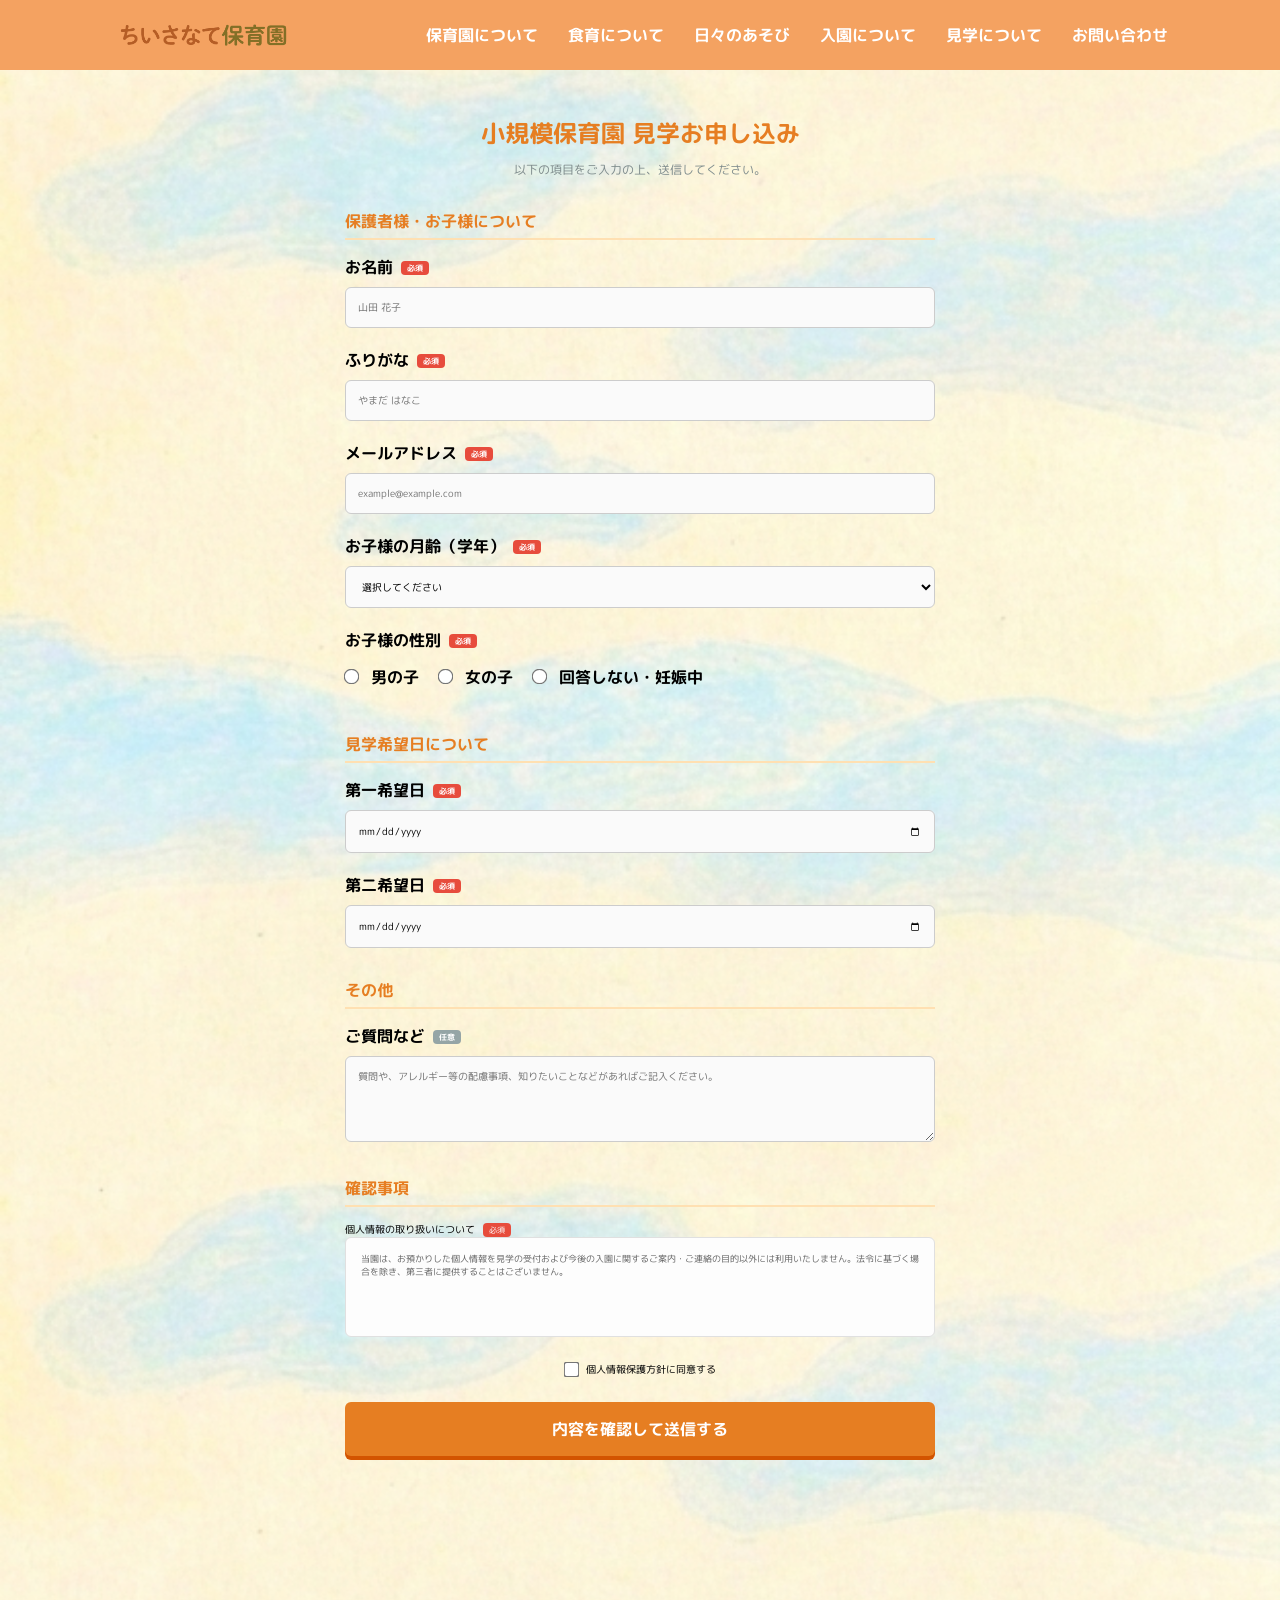
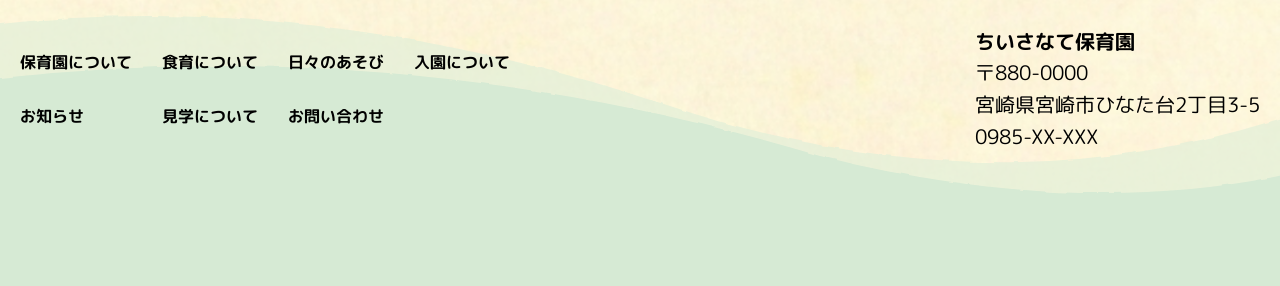
<file: info.html>
<!DOCTYPE html>
<html lang="ja">

<head>
    <meta charset="UTF-8">
    <meta name="viewport" content="width=device-width, initial-scale=1.0">
    <link rel="stylesheet" href="./scss/reset.css">
    <link rel="stylesheet" href="./scss/main.css">
    <link rel="preconnect" href="https://fonts.googleapis.com">
    <link rel="preconnect" href="https://fonts.gstatic.com" crossorigin>
    <link href="https://fonts.googleapis.com/css2?family=M+PLUS+Rounded+1c&family=Playfair+Display:ital,wght@0,400..900;1,400..900&display=swap" rel="stylesheet">
    <!-- Swiper CSS -->
    <link rel="stylesheet" href="https://cdn.jsdelivr.net/npm/swiper@11/swiper-bundle.min.css" />

    <title>小規模保育園 見学お問い合わせフォーム</title>
</head>

<body>

    <header class="header">
        <nav class="header-inner">
            <h1 class="logo">
                <a href="./index.html"><img src="./img/logo.png" alt=""></a>
            </h1>
            <!-- ハンバーガー -->
            <button class="sp-btn" aria-label="メニューを開く">
            <span></span>
            <span></span>
            <span></span>
        </button>

            <ul class="navi sp-navi">
                <li><a href="./about.html">保育園について</a></li>
                <li><a href="./food.html">食育について</a></li>
                <li><a href="./play.html">日々のあそび</a></li>
                <li><a href="./entry.html">入園について</a></li>
                <li><a href="./info.html">見学について</a></li>
                <li><a href="./form.html">お問い合わせ</a></li>
            </ul>
        </nav>
    </header>

    <div class="form-container">
        <h2>小規模保育園 見学お申し込み</h2>
        <p class="form-lead">以下の項目をご入力の上、送信してください。</p>

        <form action="#" method="POST">

            <div class="form-section-title">保護者様・お子様について</div>

            <div class="form-group">
                <label for="name">お名前<span class="badge-required">必須</span></label>
                <input type="text" id="name" name="name" placeholder="山田 花子" required>
            </div>

            <div class="form-group">
                <label for="reading">ふりがな<span class="badge-required">必須</span></label>
                <input type="text" id="reading" name="reading" placeholder="やまだ はなこ" required>
            </div>

            <div class="form-group">
                <label for="email">メールアドレス<span class="badge-required">必須</span></label>
                <input type="email" id="email" name="email" placeholder="example@example.com" required>
            </div>

            <div class="form-group">
                <label for="age-months">お子様の月齢（学年）<span class="badge-required">必須</span></label>
                <select id="age-months" name="age_months" required>
                <option value="">選択してください</option>
                <option value="0歳（生後57日〜6ヶ月）">0歳（生後57日〜6ヶ月）</option>
                <option value="0歳（生後7ヶ月〜11ヶ月）">0歳（生後7ヶ月〜11ヶ月）</option>
                <option value="1歳児クラス">1歳児クラス</option>
                <option value="2歳児クラス">2歳児クラス</option>
                <option value="出産予定（妊娠中）">出産予定（妊娠中）</option>
            </select>
            </div>

            <div class="form-group">
                <label>お子様の性別<span class="badge-required">必須</span></label>
                <div class="radio-group">
                    <label class="radio-label"><input type="radio" name="gender" value="男の子" required> 男の子</label>
                    <label class="radio-label"><input type="radio" name="gender" value="女の子"> 女の子</label>
                    <label class="radio-label"><input type="radio" name="gender" value="回答しない"> 回答しない・妊娠中</label>
                </div>
            </div>


            <div class="form-section-title">見学希望日について</div>

            <div class="form-group">
                <label for="visit-date-1">第一希望日<span class="badge-required">必須</span></label>
                <input type="date" id="visit-date-1" name="visit_date_1" required>
            </div>

            <div class="form-group">
                <label for="visit-date-2">第二希望日<span class="badge-required">必須</span></label>
                <input type="date" id="visit-date-2" name="visit_date_2" required>
            </div>


            <div class="form-section-title">その他</div>

            <div class="form-group">
                <label for="message">ご質問など<span class="badge-optional">任意</span></label>
                <textarea id="message" name="message" rows="4" placeholder="質問や、アレルギー等の配慮事項、知りたいことなどがあればご記入ください。"></textarea>
            </div>


            <div class="form-section-title">確認事項</div>

            <label>個人情報の取り扱いについて<span class="badge-required">必須</span></label>
            <div class="privacy-policy">
                当園は、お預かりした個人情報を見学の受付および今後の入園に関するご案内・ご連絡の目的以外には利用いたしません。法令に基づく場合を除き、第三者に提供することはございません。
            </div>

            <div class="agreement-box">
                <label class="checkbox-label">
                <input type="checkbox" name="privacy_agreement" value="同意する" required>
                個人情報保護方針に同意する
            </label>
            </div>

            <button type="submit" class="btn-submit">内容を確認して送信する</button>

        </form>
    </div>

    <footer class="footer">
        <div class="footer-hills">
            <svg class="hill-back" xmlns="http://www.w3.org/2000/svg" viewBox="0 0 1440 300">
              <defs><filter id="handdrawn"><feTurbulence type="fractalNoise" baseFrequency="0.04" numOctaves="3" result="noise"/><feDisplacementMap in="SourceGraphic" in2="noise" scale="3" xChannelSelector="R" yChannelSelector="G"/></filter></defs>
              <path d="M-100,300 L-100,50 Q300,-50 750,100 Q1200,250 1600,0 L1600,300 Z" fill="#E2F0D9" opacity="0.7" filter="url(#handdrawn)" />
          </svg>
            <svg class="hill-front" xmlns="http://www.w3.org/2000/svg" viewBox="0 0 1440 300">
              <defs><filter id="handdrawn"><feTurbulence type="fractalNoise" baseFrequency="0.04" numOctaves="3" result="noise"/><feDisplacementMap in="SourceGraphic" in2="noise" scale="3" xChannelSelector="R" yChannelSelector="G"/></filter></defs>
              <path d="M-100,300 L-100,100 Q400,0 900,150 Q1300,250 1600,80 L1600,300 Z" fill="#D6EAD4" filter="url(#handdrawn)" />
          </svg>
        </div>

        <div class="footer-inner">
            <ul class="navi-2">
                <li><a href="./about.html">保育園について</a></li>
                <li><a href="./food.html">食育について</a></li>
                <li><a href="./play.html">日々のあそび</a></li>
                <li><a href="./entry.html">入園について</a></li>
                <li><a href="">お知らせ</a></li>
                <li><a href="./info.html">見学について</a></li>
                <li><a href="">お問い合わせ</a></li>
            </ul>
            <div class="footer-info">
                <h3 class="logo">ちいさなて保育園</h3>
                <dl>
                    <dt>〒880-0000</dt>
                    <dd> 宮崎県宮崎市ひなた台2丁目3-5 </dd>
                    <dd>0985-XX-XXX</dd>
                </dl>
            </div>
        </div>
    </footer>
    <script src="https://cdn.jsdelivr.net/npm/swiper@11/swiper-bundle.min.js"></script>
    <script src="./js/swiper.js"></script>
    <script src="./js/swiper-2.js"></script>
    <script src="./js/contets.js"></script>
    <script src="./js/humberger.js"></script>
    <script src="./js/top.js"></script>
</body>

</html>
</file>
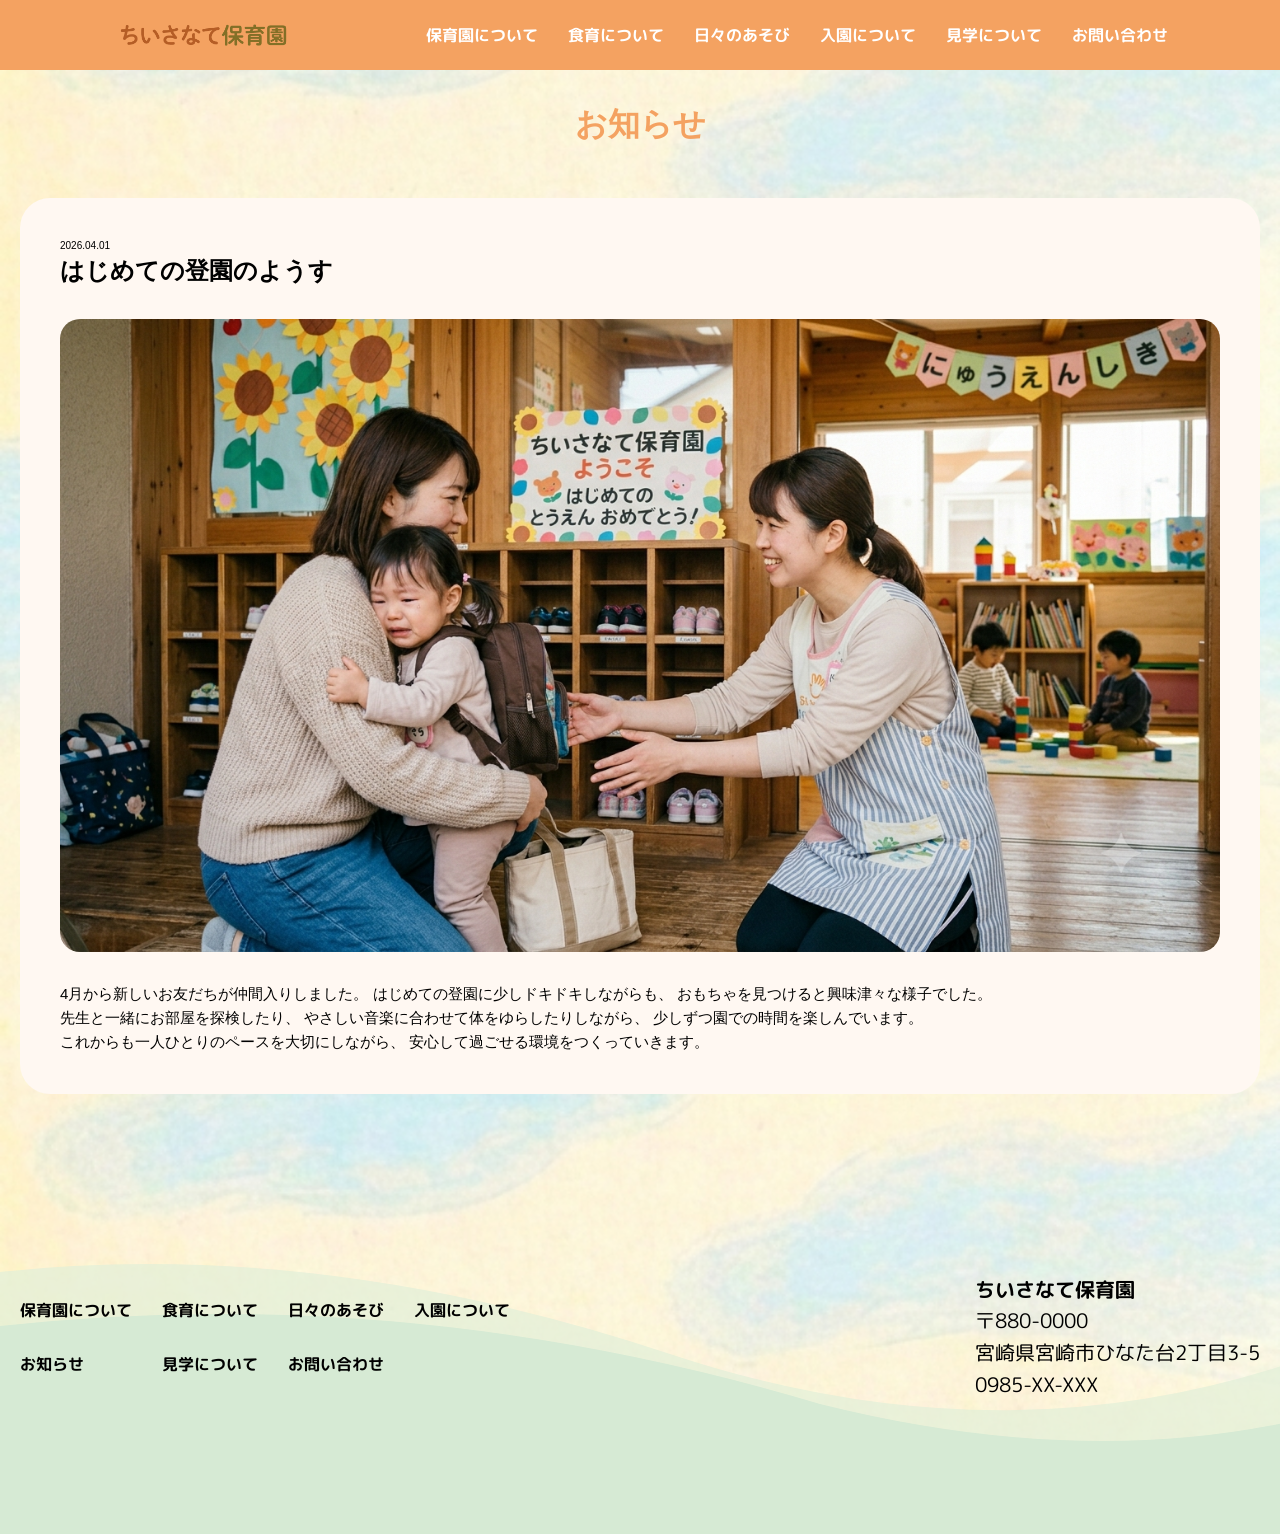
<file: news-single.html>
<!DOCTYPE html>
<html lang="ja">

<head>
    <meta charset="UTF-8">
    <meta name="viewport" content="width=device-width, initial-scale=1.0">
    <link rel="stylesheet" href="./scss/reset.css">
    <link rel="stylesheet" href="./scss/main.css">
    <link rel="preconnect" href="https://fonts.googleapis.com">
    <link rel="preconnect" href="https://fonts.gstatic.com" crossorigin>
    <link href="https://fonts.googleapis.com/css2?family=M+PLUS+Rounded+1c&family=Playfair+Display:ital,wght@0,400..900;1,400..900&display=swap" rel="stylesheet">
    <title>当園について｜ちいさなて保育園</title>
</head>

<body>
    <header class="header">
        <nav class="header-inner">
            <h1 class="logo">
                <a href="./index.html"><img src="./img/logo.png" alt=""></a>
            </h1>
            <!-- ハンバーガー -->
            <button class="sp-btn" aria-label="メニューを開く">
            <span></span>
            <span></span>
            <span></span>
        </button>

            <ul class="navi sp-navi">
                <li><a href="./about.html">保育園について</a></li>
                <li><a href="./food.html">食育について</a></li>
                <li><a href="./play.html">日々のあそび</a></li>
                <li><a href="./entry.html">入園について</a></li>
                <li><a href="/info.html">見学について</a></li>
                <li><a href="./form.html">お問い合わせ</a></li>
            </ul>
        </nav>
    </header>
    <main class="news-container">
        <h2>お知らせ</h2>
        <section class="news-article">

            <div class="news-meta">
                <time datetime="2026-06-10">2026.04.01</time>
            </div>

            <h3>はじめての登園のようす</h3>

            <div class="news-image">
                <img src="./img/school.png" alt="はじめての登園のようす">
            </div>

            <div class="news-text">
                <p>
                    4月から新しいお友だちが仲間入りしました。 はじめての登園に少しドキドキしながらも、 おもちゃを見つけると興味津々な様子でした。
                </p>

                <p>
                    先生と一緒にお部屋を探検したり、 やさしい音楽に合わせて体をゆらしたりしながら、 少しずつ園での時間を楽しんでいます。
                </p>

                <p>
                    これからも一人ひとりのペースを大切にしながら、 安心して過ごせる環境をつくっていきます。
                </p>
            </div>

        </section>

    </main>
    <footer class="footer">
        <div class="footer-hills ">
            <svg class="hill-back " xmlns="http://www.w3.org/2000/svg " viewBox="0 0 1440 300 ">
                <defs><filter id="handdrawn "><feTurbulence type="fractalNoise " baseFrequency="0.04 " numOctaves="3 " result="noise "/><feDisplacementMap in="SourceGraphic " in2="noise " scale="3 " xChannelSelector="R " yChannelSelector="G "/></filter></defs>
                <path d="M-100,300 L-100,50 Q300,-50 750,100 Q1200,250 1600,0 L1600,300 Z " fill="#E2F0D9 " opacity="0.7 " filter="url(#handdrawn) " />
            </svg>
            <svg class="hill-front " xmlns="http://www.w3.org/2000/svg " viewBox="0 0 1440 300 ">
                <defs><filter id="handdrawn "><feTurbulence type="fractalNoise " baseFrequency="0.04 " numOctaves="3 " result="noise "/><feDisplacementMap in="SourceGraphic " in2="noise " scale="3 " xChannelSelector="R " yChannelSelector="G "/></filter></defs>
                <path d="M-100,300 L-100,100 Q400,0 900,150 Q1300,250 1600,80 L1600,300 Z " fill="#D6EAD4 " filter="url(#handdrawn) " />
            </svg>
        </div>

        <div class="footer-inner ">
            <ul class="navi-2">
                <li><a href="./about.html">保育園について</a></li>
                <li><a href="./food.html">食育について</a></li>
                <li><a href="./play.html">日々のあそび</a></li>
                <li><a href="./entry.html">入園について</a></li>
                <li><a href="">お知らせ</a></li>
                <li><a href="./info.html">見学について</a></li>
                <li><a href="./form.html">お問い合わせ</a></li>
            </ul>
            <div class="footer-info ">
                <h3 class="logo">ちいさなて保育園</h3>
                <dl>
                    <dt>〒880-0000</dt>
                    <dd> 宮崎県宮崎市ひなた台2丁目3-5 </dd>
                    <dd>0985-XX-XXX</dd>
                </dl>
            </div>
        </div>
    </footer>
    <!-- Swiper JS -->
    <script src="https://cdn.jsdelivr.net/npm/swiper@11/swiper-bundle.min.js "></script>
    <script src="./js/humberger.js "></script>
</body>

</html>
</file>
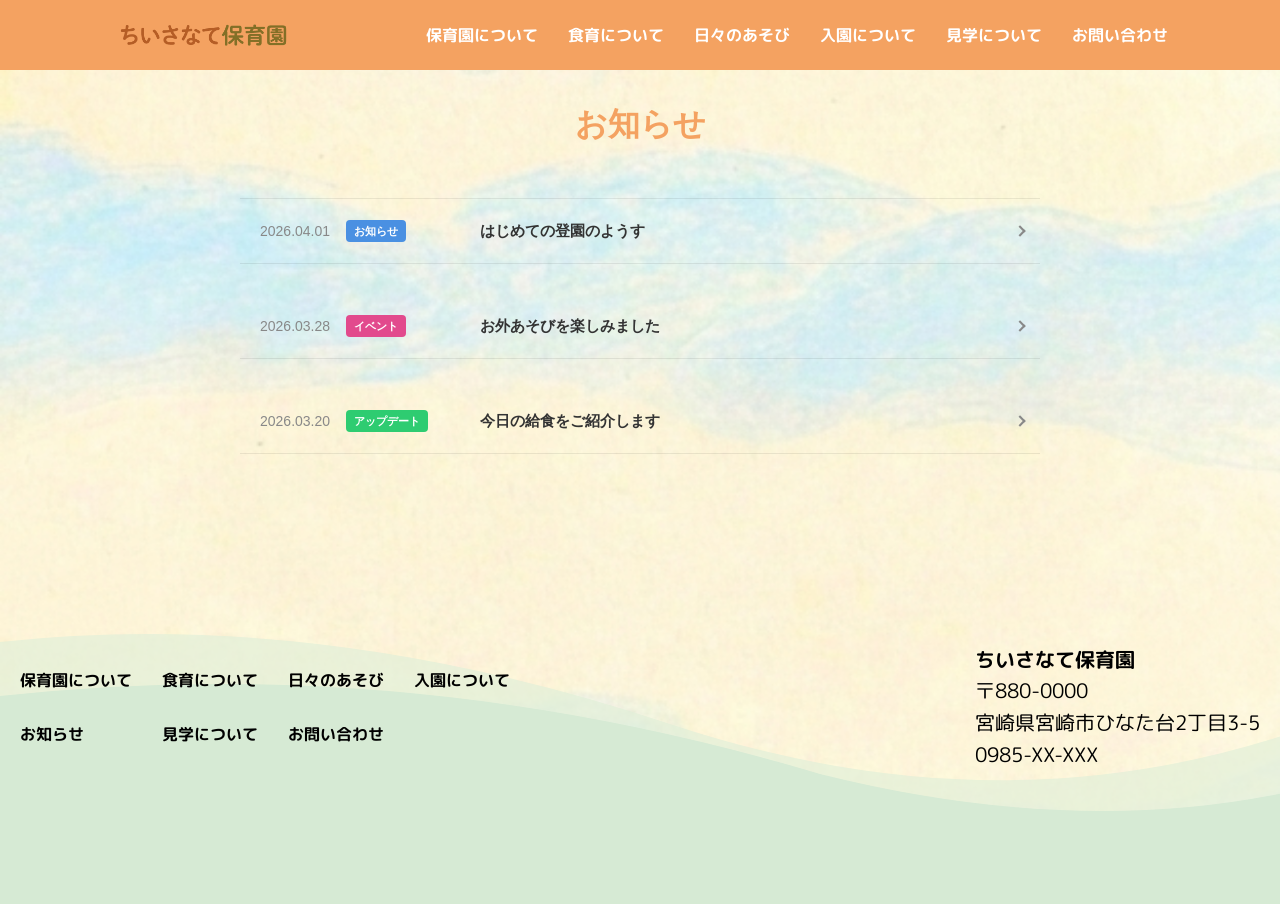
<file: news.html>
<!DOCTYPE html>
<html lang="ja">

<head>
    <meta charset="UTF-8">
    <meta name="viewport" content="width=device-width, initial-scale=1.0">
    <link rel="stylesheet" href="./scss/reset.css">
    <link rel="stylesheet" href="./scss/main.css">
    <link rel="preconnect" href="https://fonts.googleapis.com">
    <link rel="preconnect" href="https://fonts.gstatic.com" crossorigin>
    <link href="https://fonts.googleapis.com/css2?family=M+PLUS+Rounded+1c&family=Playfair+Display:ital,wght@0,400..900;1,400..900&display=swap" rel="stylesheet">
    <title>当園について｜ちいさなて保育園</title>
</head>

<body>
    <header class="header">
        <nav class="header-inner">
            <h1 class="logo">
                <a href="./index.html"><img src="./img/logo.png" alt=""></a>
            </h1>
            <!-- ハンバーガー -->
            <button class="sp-btn" aria-label="メニューを開く">
            <span></span>
            <span></span>
            <span></span>
        </button>

            <ul class="navi sp-navi">
                <li><a href="./about.html">保育園について</a></li>
                <li><a href="./food.html">食育について</a></li>
                <li><a href="./play.html">日々のあそび</a></li>
                <li><a href="./entry.html">入園について</a></li>
                <li><a href="/info.html">見学について</a></li>
                <li><a href="./form.html">お問い合わせ</a></li>
            </ul>
        </nav>
    </header>
    <main class="news-container">
        <h2>お知らせ</h2>
        <ul class="news-lists">
            <li class="news-item">
                <a href="./news-single.html" class="news-link">
                    <div class="news-meta">
                        <time class="news-date" datetime="2026-04-01">2026.04.01</time>
                        <span class="news-category cat-info">お知らせ</span>
                    </div>
                    <p class="news-text">はじめての登園のようす</p>
                    <span class="news-arrow" aria-hidden="true"></span>
                </a>
            </li>

            <li class="news-item">
                <a href="#" class="news-link">
                    <div class="news-meta">
                        <time class="news-date" datetime="2026-03-28">2026.03.28</time>
                        <span class="news-category cat-event">イベント</span>
                    </div>
                    <p class="news-text">お外あそびを楽しみました</p>
                    <span class="news-arrow" aria-hidden="true"></span>
                </a>
            </li>

            <li class="news-item">
                <a href="#" class="news-link">
                    <div class="news-meta">
                        <time class="news-date" datetime="2026-05-25">2026.03.20</time>
                        <span class="news-category cat-update">アップデート</span>
                    </div>
                    <p class="news-text">今日の給食をご紹介します</p>
                    <span class="news-arrow" aria-hidden="true"></span>
                </a>
            </li>
        </ul>

    </main>
    <footer class="footer">
        <div class="footer-hills ">
            <svg class="hill-back " xmlns="http://www.w3.org/2000/svg " viewBox="0 0 1440 300 ">
                <defs><filter id="handdrawn "><feTurbulence type="fractalNoise " baseFrequency="0.04 " numOctaves="3 " result="noise "/><feDisplacementMap in="SourceGraphic " in2="noise " scale="3 " xChannelSelector="R " yChannelSelector="G "/></filter></defs>
                <path d="M-100,300 L-100,50 Q300,-50 750,100 Q1200,250 1600,0 L1600,300 Z " fill="#E2F0D9 " opacity="0.7 " filter="url(#handdrawn) " />
            </svg>
            <svg class="hill-front " xmlns="http://www.w3.org/2000/svg " viewBox="0 0 1440 300 ">
                <defs><filter id="handdrawn "><feTurbulence type="fractalNoise " baseFrequency="0.04 " numOctaves="3 " result="noise "/><feDisplacementMap in="SourceGraphic " in2="noise " scale="3 " xChannelSelector="R " yChannelSelector="G "/></filter></defs>
                <path d="M-100,300 L-100,100 Q400,0 900,150 Q1300,250 1600,80 L1600,300 Z " fill="#D6EAD4 " filter="url(#handdrawn) " />
            </svg>
        </div>

        <div class="footer-inner ">
            <ul class="navi-2">
                <li><a href="./about.html">保育園について</a></li>
                <li><a href="./food.html">食育について</a></li>
                <li><a href="./play.html">日々のあそび</a></li>
                <li><a href="./entry.html">入園について</a></li>
                <li><a href="">お知らせ</a></li>
                <li><a href="./info.html">見学について</a></li>
                <li><a href="./form.html">お問い合わせ</a></li>
            </ul>
            <div class="footer-info ">
                <h3 class="logo ">ちいさなて保育園</h3>
                <dl>
                    <dt>〒880-0000</dt>
                    <dd> 宮崎県宮崎市ひなた台2丁目3-5 </dd>
                    <dd>0985-XX-XXX</dd>
                </dl>
            </div>
        </div>
    </footer>
    <!-- Swiper JS -->
    <script src="https://cdn.jsdelivr.net/npm/swiper@11/swiper-bundle.min.js "></script>
    <script src="./js/humberger.js "></script>
</body>

</html>
</file>
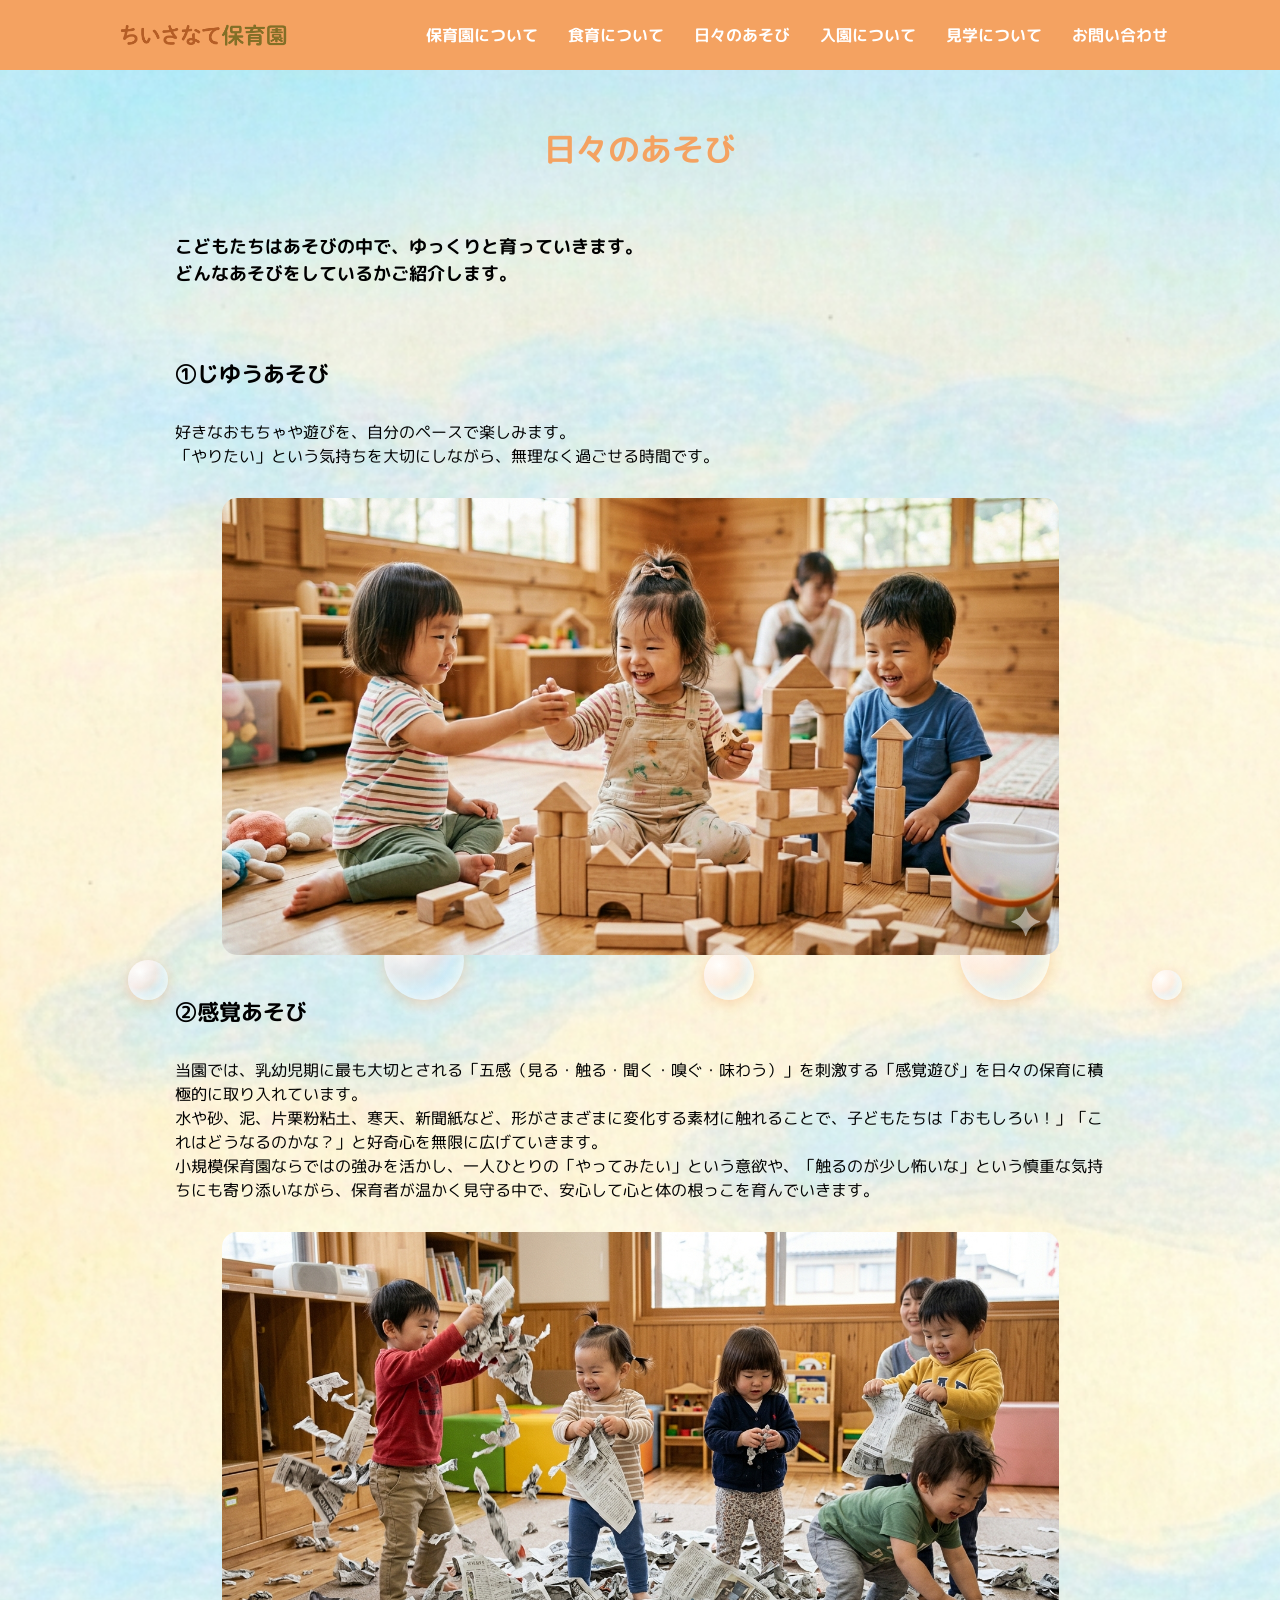
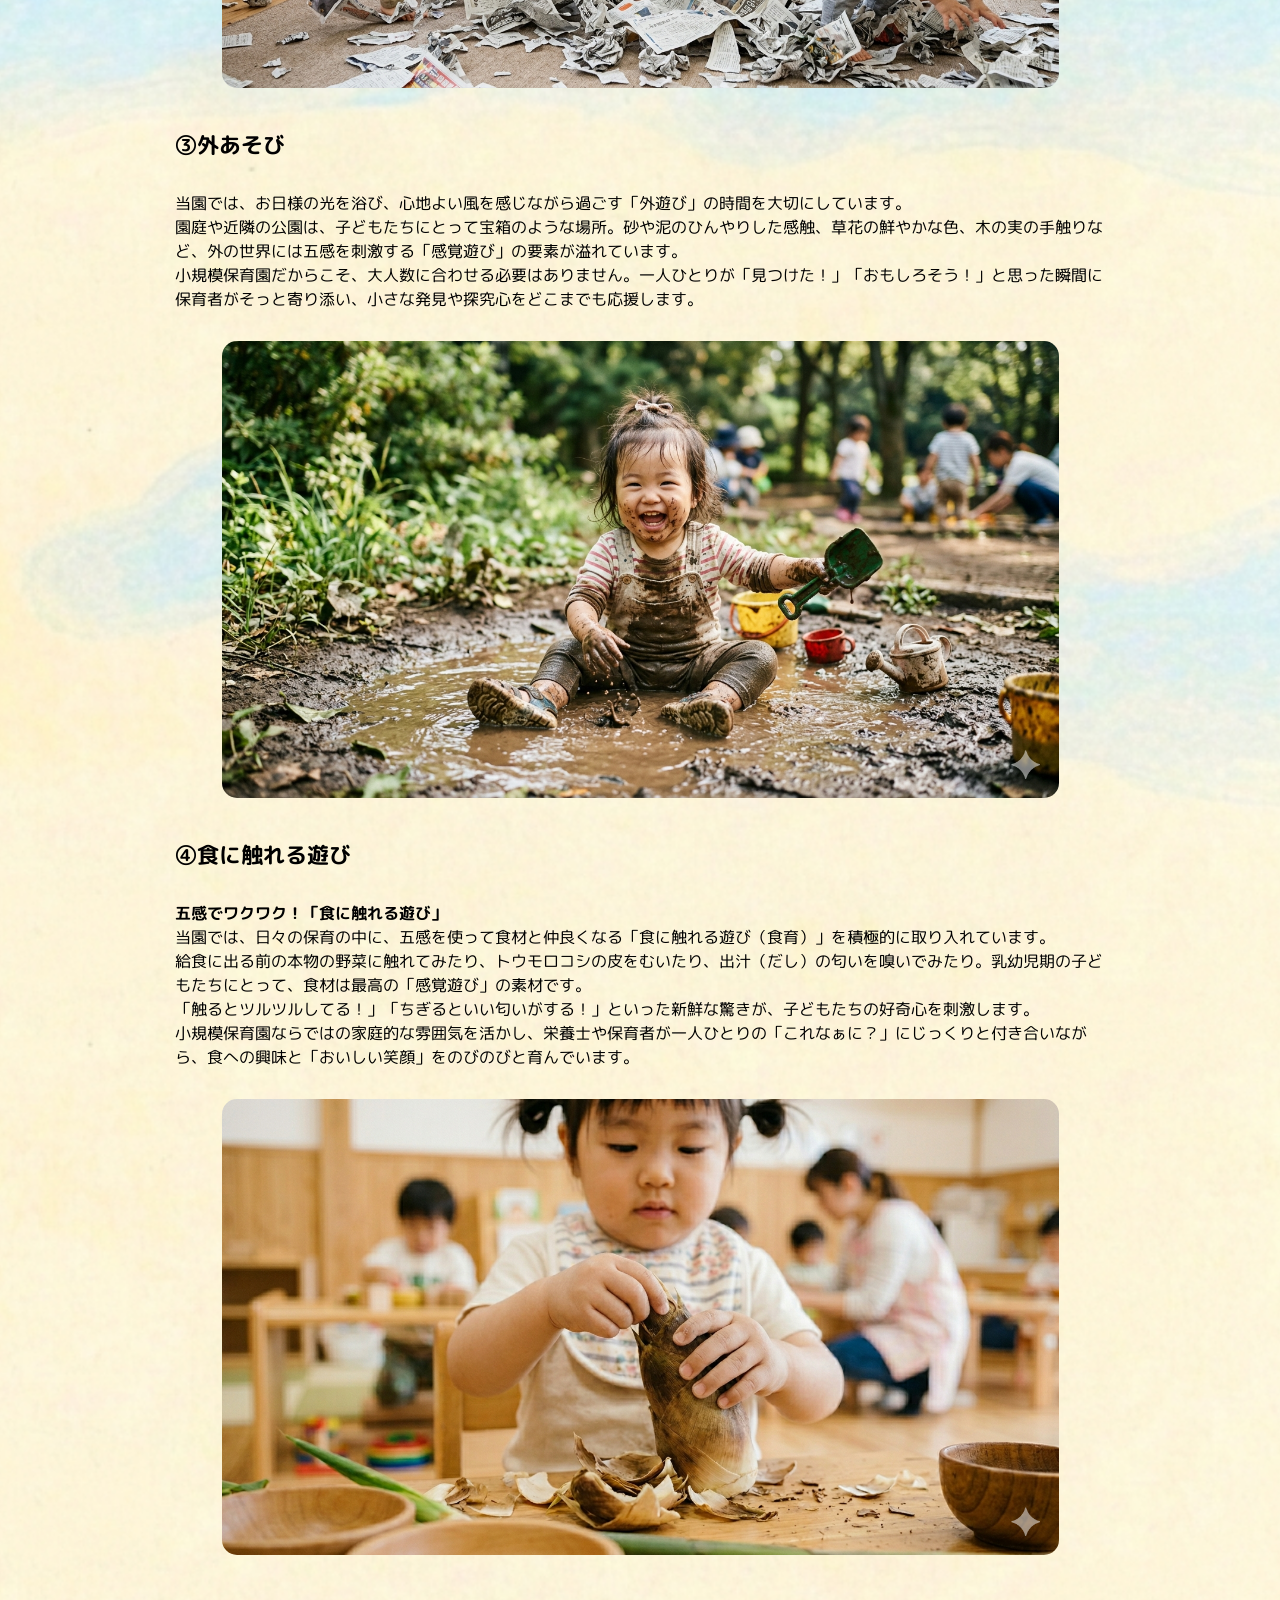
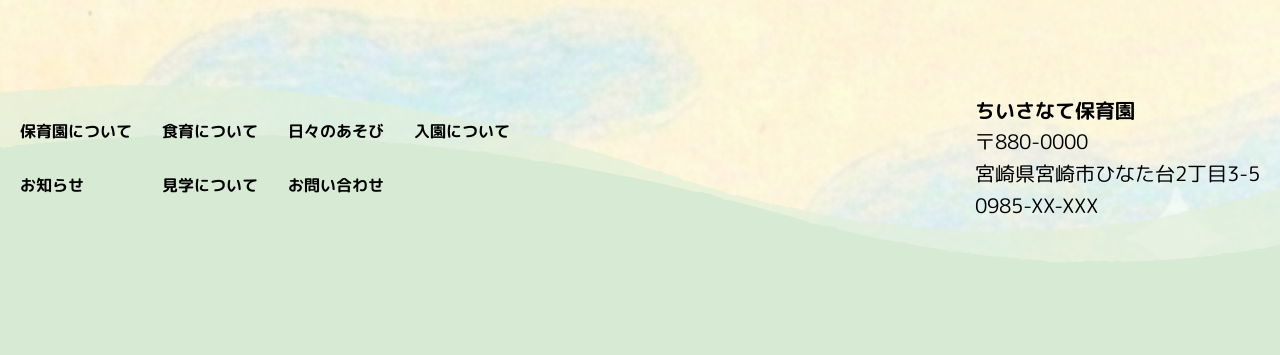
<file: play.html>
<!DOCTYPE html>
<html lang="ja">

<head>
    <meta charset="UTF-8">
    <meta name="viewport" content="width=device-width, initial-scale=1.0">
    <link rel="stylesheet" href="./scss/reset.css">
    <link rel="stylesheet" href="./scss/main.css">
    <link rel="preconnect" href="https://fonts.googleapis.com">
    <link rel="preconnect" href="https://fonts.gstatic.com" crossorigin>
    <link href="https://fonts.googleapis.com/css2?family=M+PLUS+Rounded+1c&family=Playfair+Display:ital,wght@0,400..900;1,400..900&display=swap" rel="stylesheet">
    <!-- Swiper CSS -->
    <link rel="stylesheet" href="https://cdn.jsdelivr.net/npm/swiper@11/swiper-bundle.min.css" />
    <title>日々のあそび</title>
</head>

<body>

    <header class="header">
        <nav class="header-inner">
            <h1 class="logo">
                <a href="./index.html"><img src="./img/logo.png" alt=""></a>
            </h1>
            <!-- ハンバーガー -->
            <button class="sp-btn" aria-label="メニューを開く">
                <span></span>
                <span></span>
                <span></span>
            </button>

            <ul class="navi sp-navi">
                <li><a href="./about.html">保育園について</a></li>
                <li><a href="./food.html">食育について</a></li>
                <li><a href="./play.html">日々のあそび</a></li>
                <li><a href="./entry.html">入園について</a></li>
                <li><a href="./info.html">見学について</a></li>
                <li><a href="./form.html">お問い合わせ</a></li>
            </ul>
        </nav>
    </header>

    <main class="play">
        <div class="bubbles">
            <div class="bubble"></div>
            <div class="bubble"></div>
            <div class="bubble"></div>
            <div class="bubble"></div>
            <div class="bubble"></div>
        </div>
        <div class="play-contents">
            <h2>日々のあそび</h2>
            <p>こどもたちはあそびの中で、ゆっくりと育っていきます。<br>どんなあそびをしているかご紹介します。</p>
            <div class="play-detail">
                <div>
                    <h3>①じゆうあそび</h3>
                    <p>好きなおもちゃや遊びを、自分のペースで楽しみます。<br>「やりたい」という気持ちを大切にしながら、無理なく過ごせる時間です。</p>
                    <img src="./img/play01.png" alt="">
                </div>
                <div>
                    <h3>②感覚あそび</h3>
                    <p>当園では、乳幼児期に最も大切とされる「五感（見る・触る・聞く・嗅ぐ・味わう）」を刺激する「感覚遊び」を日々の保育に積極的に取り入れています。<br> 水や砂、泥、片栗粉粘土、寒天、新聞紙など、形がさまざまに変化する素材に触れることで、子どもたちは「おもしろい！」「これはどうなるのかな？」と好奇心を無限に広げていきます。
                        <br> 小規模保育園ならではの強みを活かし、一人ひとりの「やってみたい」という意欲や、「触るのが少し怖いな」という慎重な気持ちにも寄り添いながら、保育者が温かく見守る中で、安心して心と体の根っこを育んでいきます。
                    </p>
                    <img src="./img/play02.png" alt="">

                </div>
                <div>
                    <h3>③外あそび</h3>
                    <p>当園では、お日様の光を浴び、心地よい風を感じながら過ごす「外遊び」の時間を大切にしています。<br> 園庭や近隣の公園は、子どもたちにとって宝箱のような場所。砂や泥のひんやりした感触、草花の鮮やかな色、木の実の手触りなど、外の世界には五感を刺激する「感覚遊び」の要素が溢れています。
                        <br> 小規模保育園だからこそ、大人数に合わせる必要はありません。一人ひとりが「見つけた！」「おもしろそう！」と思った瞬間に保育者がそっと寄り添い、小さな発見や探究心をどこまでも応援します。
                    </p>
                    <img src="./img/play03.png" alt="">

                </div>
                <div>
                    <h3>④食に触れる遊び</h3>
                    <p><strong>五感でワクワク！「食に触れる遊び」</strong><br> 当園では、日々の保育の中に、五感を使って食材と仲良くなる「食に触れる遊び（食育）」を積極的に取り入れています。
                        <br> 給食に出る前の本物の野菜に触れてみたり、トウモロコシの皮をむいたり、出汁（だし）の匂いを嗅いでみたり。乳幼児期の子どもたちにとって、食材は最高の「感覚遊び」の素材です。
                        <br> 「触るとツルツルしてる！」「ちぎるといい匂いがする！」といった新鮮な驚きが、子どもたちの好奇心を刺激します。
                        <br> 小規模保育園ならではの家庭的な雰囲気を活かし、栄養士や保育者が一人ひとりの「これなぁに？」にじっくりと付き合いながら、食への興味と「おいしい笑顔」をのびのびと育んでいます。
                    </p>
                    <img src="./img/play04.png" alt="">

                </div>
            </div>
        </div>
    </main>
    <footer class="footer">
        <div class="footer-hills">
            <svg class="hill-back" xmlns="http://www.w3.org/2000/svg" viewBox="0 0 1440 300">
                <defs><filter id="handdrawn"><feTurbulence type="fractalNoise" baseFrequency="0.04" numOctaves="3" result="noise"/><feDisplacementMap in="SourceGraphic" in2="noise" scale="3" xChannelSelector="R" yChannelSelector="G"/></filter></defs>
                <path d="M-100,300 L-100,50 Q300,-50 750,100 Q1200,250 1600,0 L1600,300 Z" fill="#E2F0D9" opacity="0.7" filter="url(#handdrawn)" />
            </svg>
            <svg class="hill-front" xmlns="http://www.w3.org/2000/svg" viewBox="0 0 1440 300">
                <defs><filter id="handdrawn"><feTurbulence type="fractalNoise" baseFrequency="0.04" numOctaves="3" result="noise"/><feDisplacementMap in="SourceGraphic" in2="noise" scale="3" xChannelSelector="R" yChannelSelector="G"/></filter></defs>
                <path d="M-100,300 L-100,100 Q400,0 900,150 Q1300,250 1600,80 L1600,300 Z" fill="#D6EAD4" filter="url(#handdrawn)" />
            </svg>
        </div>

        <div class="footer-inner">
            <ul class="navi-2">
                <li><a href="./about.html">保育園について</a></li>
                <li><a href="./food.html">食育について</a></li>
                <li><a href="./play.html">日々のあそび</a></li>
                <li><a href="./entry.html">入園について</a></li>
                <li><a href="">お知らせ</a></li>
                <li><a href="">見学について</a></li>
                <li><a href="">お問い合わせ</a></li>
            </ul>
            <div class="footer-info">
                <h3 class="logo">ちいさなて保育園</h3>
                <dl>
                    <dt>〒880-0000</dt>
                    <dd> 宮崎県宮崎市ひなた台2丁目3-5 </dd>
                    <dd>0985-XX-XXX</dd>
                </dl>
            </div>
        </div>
    </footer>

    <!-- Swiper JS -->
    <script src="https://cdn.jsdelivr.net/npm/swiper@11/swiper-bundle.min.js"></script>
    <script src="./js/humberger.js"></script>
    <script src="./js/swiper.js"></script>
    <script src="./js/swiper-2.js"></script>
    <script src="./js/contets.js"></script>
    <script src="./js/top.js"></script>
</body>

</html>
</file>
<file: scss/main.css>
@charset "UTF-8";
h2 {
  margin-top: 85px;
  color: #F4A261;
  font-weight: bold;
  font-size: 3.2rem;
  text-align: center;
}
@media screen and (max-width: 749px) {
  h2 {
    font-size: 2.6rem;
  }
}
h2-sub {
  margin-top: 0;
  font-size: 2.6rem;
}
@media screen and (max-width: 749px) {
  h2-sub {
    font-size: 2.2rem;
  }
}

.btn {
  display: inline-flex;
  align-items: center;
  justify-content: center;
  width: 320px;
  height: 80px;
  margin-top: 80px;
  color: #fff;
  font-size: 2.4rem;
  font-weight: bold;
  text-decoration: none;
  border-radius: 10px;
  background-color: #F4A261;
  transition: transform 0.3s ease;
}
@media screen and (max-width: 749px) {
  .btn {
    margin-top: 5rem;
    font-size: 2rem;
  }
}
.btn:hover {
  transform: scale(1.05);
}

.about {
  width: 100%;
  max-width: 1280px;
  margin: 0 auto;
  padding: 0 1.5rem;
}
.about-intro {
  max-width: 100%;
  width: 100%;
  margin: 0 auto;
}
.about-block {
  display: flex;
  gap: 2rem;
  max-width: 960px;
  width: 100%;
  margin: 10rem auto 10rem;
  align-items: center;
}
@media (max-width: 749px) {
  .about-block {
    margin: 5rem auto 5rem auto;
    flex-direction: column;
  }
}
.about-block.reverse {
  flex-direction: row-reverse;
}
@media (max-width: 749px) {
  .about-block.reverse {
    flex-direction: column;
  }
}
.about-block:last-of-type {
  flex-direction: column;
  gap: 3rem;
}
.about-block:last-of-type .about-text,
.about-block:last-of-type .about-image {
  width: 100%;
}
.about-status {
  text-align: left;
}
.about-text {
  width: 50%;
  text-align: center;
}
@media (max-width: 749px) {
  .about-text {
    width: 100%;
  }
}
.about-text .about-support-sub {
  text-align: center;
  color: #f4a261;
  font-weight: bold;
  margin-bottom: 1rem;
}
.about-text .about-name {
  text-align: end;
  display: block;
  font-size: 1.8rem;
  font-weight: bold;
  margin-top: 1.5rem;
}
.about-text .about-title {
  margin-bottom: 2rem;
}
.about h2,
.about h3 {
  text-align: center;
}
.about h2 {
  padding-top: 4rem;
  margin-bottom: 4rem;
}
.about h3 {
  font-size: 2.2rem;
}
.about p {
  font-size: 1.8rem;
  font-weight: bold;
  line-height: 2;
  margin: 0;
}
.about-image {
  width: 50%;
  display: flex;
  justify-content: center;
}
@media (max-width: 749px) {
  .about-image {
    width: 100%;
  }
}
.about-image img {
  max-width: 100%;
  height: auto;
  border-radius: 5px;
}

.food {
  width: 100%;
  max-width: 1280px;
  margin: 0 auto;
}
.food-contents {
  max-width: 960px;
  width: 100%;
  margin: 0 auto;
  padding: 0 1.5rem;
}
.food-contents h2 {
  padding-top: 4rem;
}
@media (max-width: 749px) {
  .food-contents h2 {
    margin-bottom: 2rem;
  }
}
.food-contents p {
  padding: 3rem 0;
  font-size: 1.8rem;
  font-weight: bold;
}
@media (max-width: 749px) {
  .food-contents p {
    margin-bottom: 2rem;
  }
}
.food-image {
  max-width: 740px;
  width: 100%;
  margin: 0 auto;
}
@media (max-width: 749px) {
  .food-image {
    margin-bottom: 2rem;
    padding: 0 1.5rem;
  }
}
.food-detail ul {
  flex-direction: column;
  padding: 0;
}
.food-detail p {
  font-size: 1.6rem;
  font-weight: normal;
}

.entry {
  width: 100%;
  max-width: 1280px;
  margin: 0 auto;
}
.entry-contents {
  max-width: 960px;
  width: 100%;
  margin: 0 auto;
  padding: 0 1.5rem;
}
.entry-contents h2 {
  padding-top: 4rem;
  margin-bottom: 3rem;
}
@media (max-width: 749px) {
  .entry-contents h2 {
    margin-bottom: 2rem;
  }
}
.entry-contents p {
  padding: 3rem 0;
  font-size: 1.8rem;
  font-weight: bold;
}
@media (max-width: 749px) {
  .entry-contents p {
    margin-bottom: 2rem;
  }
}
.entry-image {
  max-width: 740px;
  width: 100%;
  margin: 0 auto;
}
@media (max-width: 749px) {
  .entry-image {
    margin-bottom: 2rem;
    padding: 0 1.5rem;
  }
}
.entry-list li {
  list-style-position: inside;
}
.entry-detail h3 {
  color: #F4A261;
  font-weight: bold;
  font-size: 3.2rem;
  text-align: center;
  margin: 4rem 0;
}
@media (max-width: 749px) {
  .entry-detail h3 {
    font-size: 2.6rem;
  }
}
.entry-detail ul {
  flex-direction: column;
}
@media (max-width: 749px) {
  .entry-detail ul {
    padding: 1.5rem;
  }
}
.entry-detail p {
  font-size: 1.6rem;
  font-weight: bold;
  padding: 0;
}
.entry-detail dl {
  padding: 4rem;
  font-size: 1.8rem;
  font-weight: bold;
}
@media (max-width: 749px) {
  .entry-detail dl {
    padding: 0;
  }
}
.entry-detail dl dt {
  padding-top: 0.5rem;
}
.entry-detail dl dd {
  padding-bottom: 3rem;
}
.entry-center {
  text-align: center;
}
.entry-text {
  text-indent: 4rem;
  padding-top: 2rem;
}

.play {
  width: 100%;
  max-width: 1280px;
  margin: 0 auto;
}
.play-contents {
  max-width: 960px;
  width: 100%;
  margin: 0 auto;
  padding: 0 1.5rem;
}
.play-contents h2 {
  padding-top: 4rem;
  margin-bottom: 3rem;
}
@media (max-width: 749px) {
  .play-contents h2 {
    margin-bottom: 2rem;
  }
}
.play-contents p {
  padding: 3rem 0;
  font-size: 1.8rem;
  font-weight: bold;
}
@media (max-width: 749px) {
  .play-contents p {
    margin-bottom: 2rem;
  }
}
.play-detail h3 {
  font-weight: bold;
  font-size: 2.2rem;
  margin-top: 4rem;
}
@media (max-width: 749px) {
  .play-detail h3 {
    font-size: 1.8rem;
  }
}
.play-detail p {
  font-size: 1.6rem;
  font-weight: normal;
}
.play-detail img {
  width: 90%;
  margin: 0 auto;
  border-radius: 15px;
}

.form-container {
  max-width: 650px;
  margin: 0 auto 0 auto;
  padding: 30px;
  border-radius: 12px;
}
@media (max-width: 749px) {
  .form-container {
    margin-top: 0rem;
  }
}
.form-container h2 {
  text-align: center;
  color: #e67e22;
  margin-bottom: 10px;
  font-size: 2.4rem;
}
.form-container .form-lead {
  text-align: center;
  font-size: 1.2rem;
  color: #7f8c8d;
  margin-bottom: 30px;
}
.form-container .form-section-title {
  font-size: 1.6rem;
  color: #e67e22;
  border-bottom: 2px solid #ffe0b2;
  padding-bottom: 5px;
  margin-top: 30px;
  margin-bottom: 15px;
  font-weight: bold;
}
.form-container .form-group {
  margin-bottom: 20px;
}
.form-container .form-group label {
  display: block;
  margin-bottom: 8px;
  font-size: 1.6rem;
  font-weight: bold;
}
.form-container input[type=text],
.form-container input[type=email],
.form-container input[type=date],
.form-container select,
.form-container textarea {
  width: 100%;
  padding: 12px;
  border: 1px solid #ccc;
  border-radius: 6px;
  box-sizing: border-box;
  font-size: 1rem;
  background-color: #fafafa;
  transition: all 0.3s;
}
.form-container input[type=text]:focus,
.form-container input[type=email]:focus,
.form-container input[type=date]:focus,
.form-container select:focus,
.form-container textarea:focus {
  border-color: #e67e22;
  outline: none;
  background-color: #fff;
  box-shadow: 0 0 5px rgba(230, 126, 34, 0.2);
}
.form-container .badge-required {
  background-color: #e74c3c;
  color: #fff;
  font-size: 0.75rem;
  padding: 2px 6px;
  border-radius: 4px;
  margin-left: 8px;
  vertical-align: middle;
}
.form-container .badge-optional {
  background-color: #95a5a6;
  color: #fff;
  font-size: 0.75rem;
  padding: 2px 6px;
  border-radius: 4px;
  margin-left: 8px;
  vertical-align: middle;
}
.form-container .radio-group,
.form-container .checkbox-group {
  display: flex;
  gap: 20px;
  padding: 5px 0;
}
.form-container .radio-label,
.form-container .checkbox-label {
  display: flex;
  align-items: center;
  font-weight: normal;
  cursor: pointer;
}
.form-container .radio-label input,
.form-container .checkbox-label input {
  margin-right: 8px;
  transform: scale(1.2);
}
.form-container .privacy-policy {
  background-color: rgb(252.5, 252.5, 252.5);
  border: 1px solid #e0e0e0;
  padding: 15px;
  border-radius: 6px;
  height: 100px;
  overflow-y: scroll;
  font-size: 0.85rem;
  color: #666666;
  margin-bottom: 15px;
}
.form-container .agreement-box {
  display: flex;
  justify-content: center;
  margin: 25px 0;
}
.form-container .btn-submit {
  display: block;
  width: 100%;
  padding: 15px;
  background-color: #e67e22;
  color: white;
  border: none;
  border-radius: 6px;
  font-size: 1.6rem;
  font-weight: bold;
  cursor: pointer;
  transition: background 0.3s, transform 0.1s;
  box-shadow: 0 4px 0 #d35400;
}
.form-container .btn-submit:hover {
  background-color: #d35400;
}
.form-container .btn-submit:active {
  transform: translateY(4px);
  box-shadow: none;
}

.news-container {
  width: 100%;
  margin: 40px auto;
  padding: 0 20px;
  font-family: "Helvetica Neue", Arial, sans-serif;
}
.news-container h2 {
  margin-top: 10rem;
}

.news-title {
  font-size: 1.8rem;
  font-weight: bold;
  margin-bottom: 24px;
  letter-spacing: 0.05em;
  color: #333333;
}

.news-lists {
  display: flex;
  flex-direction: column;
  width: 100%;
  max-width: 800px;
  list-style: none;
  padding: 0;
  margin: 5rem auto;
}

.news-item {
  border-bottom: 1px solid rgba(0, 0, 0, 0.08);
}
.news-item:first-child {
  border-top: 1px solid rgba(0, 0, 0, 0.08);
}

.news-link {
  display: flex;
  flex-direction: column;
  padding: 20px 40px 20px 16px;
  text-decoration: none;
  color: #333333;
  position: relative;
  transition: background-color 0.3s ease, border-color 0.3s ease;
  border-left: 4px solid transparent;
}
@media (min-width: 768px) {
  .news-link {
    flex-direction: row;
    align-items: center;
  }
}

.news-meta {
  display: flex;
  align-items: center;
  gap: 16px;
  margin-bottom: 8px;
  flex-shrink: 0;
}
@media (min-width: 768px) {
  .news-meta {
    width: 220px;
    margin-bottom: 0;
  }
}

.news-date {
  font-size: 14px;
  color: #888888;
  font-weight: 500;
}

.news-category {
  font-size: 11px;
  font-weight: bold;
  padding: 3px 8px;
  border-radius: 4px;
  color: #fff;
}
.news-category.cat-info {
  background-color: #4a90e2;
}
.news-category.cat-event {
  background-color: #e24a8d;
}
.news-category.cat-update {
  background-color: #2ecc71;
}

.news-text {
  font-size: 15px;
  line-height: 1.6;
  margin: 0;
  flex-grow: 1;
  overflow: hidden;
  text-overflow: ellipsis;
  white-space: nowrap;
}
@media (max-width: 767px) {
  .news-text {
    white-space: normal;
  }
}

.news-arrow {
  position: absolute;
  top: 50%;
  right: 16px;
  transform: translateY(-50%);
  width: 8px;
  height: 8px;
  border-top: 2px solid #888888;
  border-right: 2px solid #888888;
  transform: translateY(-50%) rotate(45deg);
  transition: transform 0.3s ease;
}

.news-article {
  margin-top: 5rem;
  padding: 4rem;
  border-radius: 30px;
  background: #fff8f2;
}
.news-article h3 {
  font-size: 2.4rem;
}
@media screen and (max-width: 749px) {
  .news-article {
    padding: 2.5rem;
  }
}

.news-image {
  margin: 3rem 0;
}
.news-image img {
  border-radius: 20px;
}

html {
  font-size: 62.5%;
}

body {
  font-family: "M PLUS Rounded 1c", sans-serif;
  font-weight: 400;
  font-style: normal;
  width: 100%;
  background-image: url(../img/main-bk.png);
  background-repeat: no-repeat;
  background-size: cover;
  background-position: center center;
}

.wrapper {
  width: 100%;
  padding: 0 1rem;
}

.bubbles {
  position: fixed;
  bottom: -100px;
  left: 0;
  width: 100%;
  height: 100%;
  z-index: -1;
  pointer-events: none;
}

.bubble {
  position: absolute;
  bottom: 0;
  border-radius: 50%;
  background: radial-gradient(circle at 30% 30%, rgba(255, 255, 255, 0.9) 0%, rgba(255, 220, 220, 0.4) 40%, rgba(200, 230, 255, 0.4) 60%, rgba(255, 255, 255, 0) 80%);
  box-shadow: inset 0 0 15px rgba(255, 255, 255, 0.8), 0 4px 15px rgba(244, 162, 97, 0.4);
  /* 外側の影を濃く・少し広く */
  animation: floatUp 12s infinite linear;
}

.bubble:nth-child(1) {
  width: 40px;
  height: 40px;
  left: 10%;
  animation-duration: 10s;
  animation-delay: 0s;
}

.bubble:nth-child(2) {
  width: 80px;
  height: 80px;
  left: 30%;
  animation-duration: 15s;
  animation-delay: 2s;
}

.bubble:nth-child(3) {
  width: 50px;
  height: 50px;
  left: 55%;
  animation-duration: 12s;
  animation-delay: 4s;
}

.bubble:nth-child(4) {
  width: 90px;
  height: 90px;
  left: 75%;
  animation-duration: 18s;
  animation-delay: 1s;
}

.bubble:nth-child(5) {
  width: 30px;
  height: 30px;
  left: 90%;
  animation-duration: 8s;
  animation-delay: 5s;
}

@keyframes floatUp {
  0% {
    transform: translateY(0) translateX(0);
    opacity: 0;
  }
  10% {
    opacity: 0.8;
  }
  50% {
    transform: translateY(-50vh) translateX(30px);
  }
  90% {
    opacity: 0.8;
  }
  100% {
    transform: translateY(-110vh) translateX(-20px);
    opacity: 0;
  }
}
.header {
  display: flex;
  width: 100%;
  height: 70px;
  background-color: #F4A261;
  position: fixed;
  top: 0;
  left: 0;
  z-index: 100;
}
.header-inner {
  display: flex;
  align-items: center;
  width: 100%;
  max-width: 1280px;
  margin: 0 auto;
  padding: 0 2rem;
  justify-content: space-evenly;
  color: #fff;
}
.header .logo a img {
  height: 100px;
  width: auto;
  -o-object-fit: contain;
     object-fit: contain;
  mix-blend-mode: multiply;
}

.sp-btn {
  display: none;
}

@media (max-width: 768px) {
  .header {
    height: 70px;
  }
  .header-inner {
    justify-content: space-between;
  }
  .sp-btn {
    display: block;
    position: relative;
    width: 45px;
    height: 45px;
    background: rgba(255, 255, 255, 0.2);
    border: none;
    border-radius: 50%;
    cursor: pointer;
    z-index: 110;
  }
  .sp-btn span {
    display: block;
    position: absolute;
    left: 13px;
    width: 19px;
    height: 2px;
    background-color: #fff;
    border-radius: 2px;
    transition: all 0.3s ease;
  }
  .sp-btn span:nth-child(1) {
    top: 16px;
  }
  .sp-btn span:nth-child(2) {
    top: 22px;
  }
  .sp-btn span:nth-child(3) {
    top: 28px;
  }
  .sp-btn.is-active span:nth-child(1) {
    transform: translateY(6px) rotate(-45deg);
  }
  .sp-btn.is-active span:nth-child(2) {
    opacity: 0;
  }
  .sp-btn.is-active span:nth-child(3) {
    transform: translateY(-6px) rotate(45deg);
  }
  .navi {
    display: flex;
    flex-direction: column;
    justify-content: center;
    align-items: flex-end;
    gap: 2.5rem;
    position: fixed;
    top: 0;
    left: 0;
    width: 100%;
    height: 100vh;
    background-color: rgba(244, 162, 97, 0.95);
    z-index: 105;
    opacity: 0;
    visibility: hidden;
    transform: translateY(-20px);
    transition: all 0.4s ease;
  }
  .navi.is-active {
    opacity: 1;
    visibility: visible;
    transform: translateY(0);
  }
  .navi li {
    font-size: 2.2rem;
  }
  .navi li a {
    display: block;
    padding: 1rem 2rem;
    text-align: center;
  }
}
.logo {
  font-size: 2rem;
}

ul {
  display: flex;
  gap: 30px;
}
ul li {
  list-style: none;
  font-size: 1.6rem;
  font-weight: bold;
}
ul li a {
  display: inline-block;
  text-decoration: none;
  color: #fff;
  transition: transform 0.4s cubic-bezier(0.175, 0.885, 0.32, 1.275);
}
ul li a:hover {
  transform: translateY(-6px) scale(1.05);
}

.news-list {
  display: flex;
  flex-direction: column;
  gap: 50px;
  width: -moz-fit-content;
  width: fit-content;
  margin: 85px auto 30px;
  font-size: 2.6rem;
}
@media screen and (max-width: 749px) {
  .news-list {
    margin-top: 50px;
    font-size: 1.8rem;
    gap: 2rem;
  }
}
.news-list-box {
  display: flex;
  gap: 3rem;
  justify-content: flex-start;
}
@media (max-width: 749px) {
  .news-list-box {
    flex-direction: column;
  }
}
.news-list-box a {
  text-decoration: none;
  color: #000;
}

.stay {
  padding: 2rem;
}

.fv {
  position: relative;
  max-width: 1280px;
  width: 100%;
  height: 100%;
  margin: 2rem auto;
  padding-top: 130px;
  overflow: hidden;
}
@media screen and (max-width: 749px) {
  .fv {
    padding-top: 90px;
  }
}
.fv-swiper {
  width: 100%;
  height: 100%;
  border-radius: 63px;
}
@media screen and (max-width: 749px) {
  .fv-swiper {
    border-radius: 25px;
  }
}
.fv-swiper .swiper-wrapper {
  width: 100%;
  height: 100%;
}
.fv-swiper .swiper-slide {
  width: 100%;
  height: 100%;
  position: relative;
}
.fv-swiper .swiper-slide picture,
.fv-swiper .swiper-slide img {
  width: 100%;
  height: 100%;
  display: block;
}
@media screen and (max-width: 749px) {
  .fv-swiper .swiper-slide picture,
  .fv-swiper .swiper-slide img {
    height: 710px;
  }
}
.fv-swiper .swiper-slide img {
  -o-object-fit: cover;
     object-fit: cover;
}
.fv-swiper .swiper-slide::after {
  content: "";
  position: absolute;
  inset: 0;
  background: rgba(0, 0, 0, 0.2);
}
.fv-copy {
  position: absolute;
  top: 0%;
  right: 46%;
  transform: translateY(20%);
  z-index: 10;
  writing-mode: vertical-lr;
  text-orientation: upright;
  font-size: 2.4rem;
  font-weight: bold;
  line-height: 3.2;
  letter-spacing: 10px;
  color: #fff;
  text-shadow: 0 0 10px rgba(0, 0, 0, 0.3);
}
@media screen and (max-width: 749px) {
  .fv-copy {
    right: 40%;
    transform: translateY(10%);
    font-size: 2rem;
  }
}

.contents {
  position: relative;
  width: 100%;
  max-width: 940px;
  margin: 40px auto 0;
}
.contents-text {
  margin-top: 80px;
  padding: 0 2rem;
  font-weight: bold;
  font-size: 2.6rem;
}
@media screen and (max-width: 749px) {
  .contents-text {
    margin-top: 5rem;
    font-size: 1.8rem;
    line-height: 2;
  }
}
.contents-intro {
  text-align: center;
  position: relative;
}
.contents-intro .btn {
  display: inline-flex;
  align-items: center;
  justify-content: center;
  width: 320px;
  height: 80px;
  margin-top: 80px;
  color: #fff;
  font-size: 2.4rem;
  font-weight: bold;
  text-decoration: none;
  border-radius: 10px;
  background-color: #F4A261;
}
@media screen and (max-width: 749px) {
  .contents-intro .btn {
    position: absolute;
    left: 50%;
    transform: translateX(-50%);
    z-index: 20;
    margin-top: 0;
    top: -80%;
    width: 280px;
    height: 65px;
    font-size: 2rem;
    z-index: 20;
    box-shadow: 0 4px 12px rgba(0, 0, 0, 0.2);
  }
}
.contents-intro-text {
  margin-top: 80px;
  font-weight: bold;
  font-size: 2.6rem;
  line-height: 60px;
}
@media screen and (max-width: 749px) {
  .contents-intro-text {
    font-size: 1.8rem;
    margin-top: 3rem;
    line-height: 2;
  }
}
.contents-detail {
  text-align: center;
}
.contents-detail-title {
  margin-top: 85px;
  color: #F4A261;
  font-weight: bold;
}
@media screen and (max-width: 749px) {
  .contents-detail-title {
    margin-top: 5rem;
  }
}
.contents-detail-title h2 {
  font-size: 3.2rem;
}
@media screen and (max-width: 749px) {
  .contents-detail-title h2 {
    font-size: 2.6rem;
  }
}
.contents-detail-title-sub {
  margin-top: 0;
  font-size: 2.6rem;
}
@media screen and (max-width: 749px) {
  .contents-detail-title-sub {
    font-size: 2.2rem;
  }
}
.contents-detail-image {
  display: inline-block;
  margin: 80px auto;
}
@media screen and (max-width: 749px) {
  .contents-detail-image {
    margin-bottom: 0;
  }
}
.contents-detail-image img {
  width: 100%;
  max-width: 700px;
  border-radius: 25px;
}
.contents-detail-flex {
  display: flex;
  justify-content: center;
  width: 100%;
  gap: 6rem;
  margin-top: 8rem;
}
@media screen and (max-width: 749px) {
  .contents-detail-flex {
    align-items: center;
    margin-top: 5rem;
    flex-direction: column;
    overflow: hidden;
  }
}
.contents-detail-flex img {
  height: auto;
  opacity: 0;
  transition: transform 1s ease, opacity 1s ease;
}
.contents-detail-flex--rigth {
  max-width: 100%;
  width: 280px;
  border-radius: 42px;
  transform: translateX(150px) rotate(-20deg);
}
@media screen and (max-width: 749px) {
  .contents-detail-flex--rigth {
    width: 100%;
    transform: translateY(50px) rotate(0deg);
  }
}
.contents-detail-flex--left {
  max-width: 100%;
  width: 280px;
  border-radius: 42px;
  transform: translateX(-150px) rotate(20deg);
  transition-delay: 0.15s;
}
@media screen and (max-width: 749px) {
  .contents-detail-flex--left {
    width: 100%;
    transform: translateY(50px) rotate(0deg);
    transition-delay: 0s;
  }
}
.contents-detail-flex.is-animated img {
  opacity: 1;
}
.contents-detail-flex.is-animated .contents-detail-flex--rigth {
  transform: translateX(0) rotate(-20deg);
}
@media screen and (max-width: 749px) {
  .contents-detail-flex.is-animated .contents-detail-flex--rigth {
    transform: translateX(0) rotate(0deg);
  }
}
.contents-detail-flex.is-animated .contents-detail-flex--left {
  transform: translateX(0) rotate(20deg);
}
@media screen and (max-width: 749px) {
  .contents-detail-flex.is-animated .contents-detail-flex--left {
    transform: translateX(0) rotate(0deg);
  }
}
.contents-detail-flex-image {
  width: 50%;
  max-width: 100%;
}
.contents-detail-flex-image img {
  height: 265px;
  border-radius: 70px;
  opacity: 1;
}
@media (max-width: 767px) {
  .contents-detail-flex-image {
    width: 100%;
  }
  .contents-detail-flex-image img {
    -o-object-fit: cover;
       object-fit: cover;
    border-radius: 20px;
    -o-object-position: 40%;
       object-position: 40%;
  }
}
.contents-detail-flex-address {
  display: flex;
  flex-direction: column;
  align-items: flex-start;
  font-size: 2rem;
}
@media screen and (max-width: 740px) {
  .contents-detail-flex-address {
    font-size: 1.8rem;
  }
}
.contents-detail-flex-text {
  margin-top: 50px;
}
@media screen and (max-width: 749px) {
  .contents-detail-flex-text {
    margin-top: 30px;
  }
}
.contents-last {
  display: flex;
  flex-direction: column;
  justify-content: center;
  align-items: center;
  margin-top: 85px;
  padding-bottom: 120px;
}
@media screen and (max-width: 749px) {
  .contents-last {
    margin-top: 50px;
    padding-bottom: 0;
  }
}
.contents-last .btn {
  margin-top: 20px;
}

.life-swiper {
  overflow: visible;
  padding: 0 4rem !important;
  margin: 60px 0;
}
.life-swiper .swiper-slide {
  height: 300px;
  opacity: 0.3;
  transition: 0.7s;
}
.life-swiper .swiper-slide .life-card {
  width: 100%;
  height: 100%;
  border: 3px solid #6FAF8F;
  border-radius: 50%;
  background: #fff;
  color: #6FAF8F;
  display: flex;
  flex-direction: column;
  justify-content: center;
  align-items: center;
  padding: 6rem;
  transform: scale(0.8);
  transform-origin: center;
  transition: 0.7s;
}
.life-swiper .swiper-slide .life-card h3 {
  font-size: 2.8rem;
  margin-bottom: 0.5rem;
}
.life-swiper .swiper-slide .life-card span {
  font-size: 2.2rem;
}
.life-swiper .swiper-slide .life-card p {
  font-size: 1.4rem;
  padding: 1rem;
  text-align: center;
}
.life-swiper .swiper-slide-active {
  opacity: 1;
  z-index: 1;
}
.life-swiper .swiper-slide-active .life-card,
.life-swiper .swiper-slide-active img {
  transform: scale(1);
}
.life-swiper .swiper-pagination {
  display: none !important;
}

@media (max-width: 768px) {
  .life-swiper {
    margin: 40px 0;
    overflow: visible;
  }
  .life-swiper .swiper-slide {
    width: auto;
    height: auto;
    opacity: 0.3;
    transition: 0.7s;
  }
  .life-swiper .swiper-slide .life-card {
    width: 100%;
    aspect-ratio: 1/1;
    border: 3px solid #6FAF8F;
    border-radius: 50%;
    background: #fff;
    color: #6FAF8F;
    display: flex;
    flex-direction: column;
    justify-content: center;
    align-items: center;
    padding: 0rem 2.5rem !important;
    box-sizing: border-box !important;
    transform: scale(0.8);
    transform-origin: center center;
    transition: 0.7s;
  }
  .life-swiper .swiper-slide .life-card h3 {
    font-size: 1.8rem !important;
    margin-bottom: 0.2rem !important;
  }
  .life-swiper .swiper-slide .life-card span {
    font-size: 1.4rem !important;
  }
  .life-swiper .swiper-slide .life-card p {
    display: block !important;
    width: 100% !important;
    font-size: 1.1rem !important;
    line-height: 1.4 !important;
    margin-top: 0.3rem !important;
    padding: 0 !important;
    text-align: center !important;
    white-space: normal !important;
  }
  .life-swiper .swiper-slide-active {
    opacity: 1;
    z-index: 5;
  }
  .life-swiper .swiper-slide-active .life-card {
    transform: scale(1);
  }
  .swiper-button-prev,
  .swiper-button-next {
    width: 40px !important;
    height: 40px !important;
  }
  .swiper-button-prev::after,
  .swiper-button-next::after {
    font-size: 1.2rem !important;
  }
  .swiper-button-prev {
    left: 5px !important;
  }
  .swiper-button-next {
    right: 5px !important;
  }
}
.swiper-button-prev,
.swiper-button-next {
  width: 60px !important;
  height: 60px !important;
  background: #F4A261;
  border-radius: 50%;
  display: flex;
  align-items: center;
  justify-content: center;
  box-shadow: 0 8px 20px rgba(0, 0, 0, 0.08);
  transition: 0.3s;
}
.swiper-button-prev::after,
.swiper-button-next::after {
  font-size: 1.6rem !important;
  color: #fff;
  font-weight: bold;
}
.swiper-button-prev:hover,
.swiper-button-next:hover {
  transform: scale(1.08);
}

.swiper-button-prev {
  left: 22% !important;
}
@media screen and (max-width: 749px) {
  .swiper-button-prev {
    left: 0% !important;
  }
}

.swiper-button-next {
  right: 22% !important;
}
@media screen and (max-width: 749px) {
  .swiper-button-next {
    right: 0% !important;
  }
}

.footer {
  position: relative;
  width: 100%;
  min-height: 400px;
  overflow: hidden;
}
.footer-inner {
  position: relative;
  z-index: 2;
  display: flex;
  justify-content: space-between;
  margin: 0 auto;
  align-items: center;
  max-width: 1280px;
  padding: 140px 2rem 60px;
}
@media (max-width: 749px) {
  .footer-inner {
    flex-direction: column;
  }
}
.footer .navi-2 {
  max-width: 100%;
  display: grid;
  padding: 0;
  grid-template-columns: repeat(4, auto);
}
.footer .navi-2 li a {
  color: #000;
}
@media (max-width: 749px) {
  .footer .navi-2 {
    width: 100%;
    max-width: 100%;
    grid-template-columns: repeat(2, auto);
    gap: 0.5rem;
    padding-bottom: 1rem;
  }
}
.footer-info dl {
  font-size: 2rem;
  line-height: 1.6;
}
@media (max-width: 749px) {
  .footer-info {
    width: 100%;
    max-width: 100%;
  }
}
.footer-hills {
  position: absolute;
  bottom: 0;
  left: 0;
  width: 100%;
  height: 300px;
  z-index: 1;
  pointer-events: none;
}
.footer-hills svg {
  position: absolute;
  bottom: -20px;
  left: 50%;
  width: 100%;
  min-width: 1440px;
  height: auto;
  animation-iteration-count: infinite;
  animation-timing-function: ease-in-out;
}
.footer-hills .hill-back {
  animation-name: wave-back;
  animation-duration: 8s;
  transform: translateX(-50%) translateY(0);
}
.footer-hills .hill-front {
  animation-name: wave-front;
  animation-duration: 6s;
  transform: translateX(-50%) translateY(0);
}

@keyframes wave-back {
  0%, 100% {
    transform: translateX(-50%) translateY(0) scale(1);
  }
  50% {
    transform: translateX(-49%) translateY(-8px) scale(1.02, 0.98);
  }
}
@keyframes wave-front {
  0%, 100% {
    transform: translateX(-50%) translateY(0) scale(1);
  }
  50% {
    transform: translateX(-51%) translateY(-14px) scale(0.98, 1.02);
  }
}
.top-btn {
  position: fixed;
  right: 20px;
  bottom: 20px;
  width: 60px;
  height: 60px;
  border-radius: 50%;
  background: #F4A261;
  color: #fff;
  border: none;
  opacity: 0;
  visibility: hidden;
  transition: 0.3s;
  font-size: 1.5rem;
  font-weight: bold;
  z-index: 99;
}

.top-btn.show {
  opacity: 1;
  visibility: visible;
}/*# sourceMappingURL=main.css.map */
</file>
